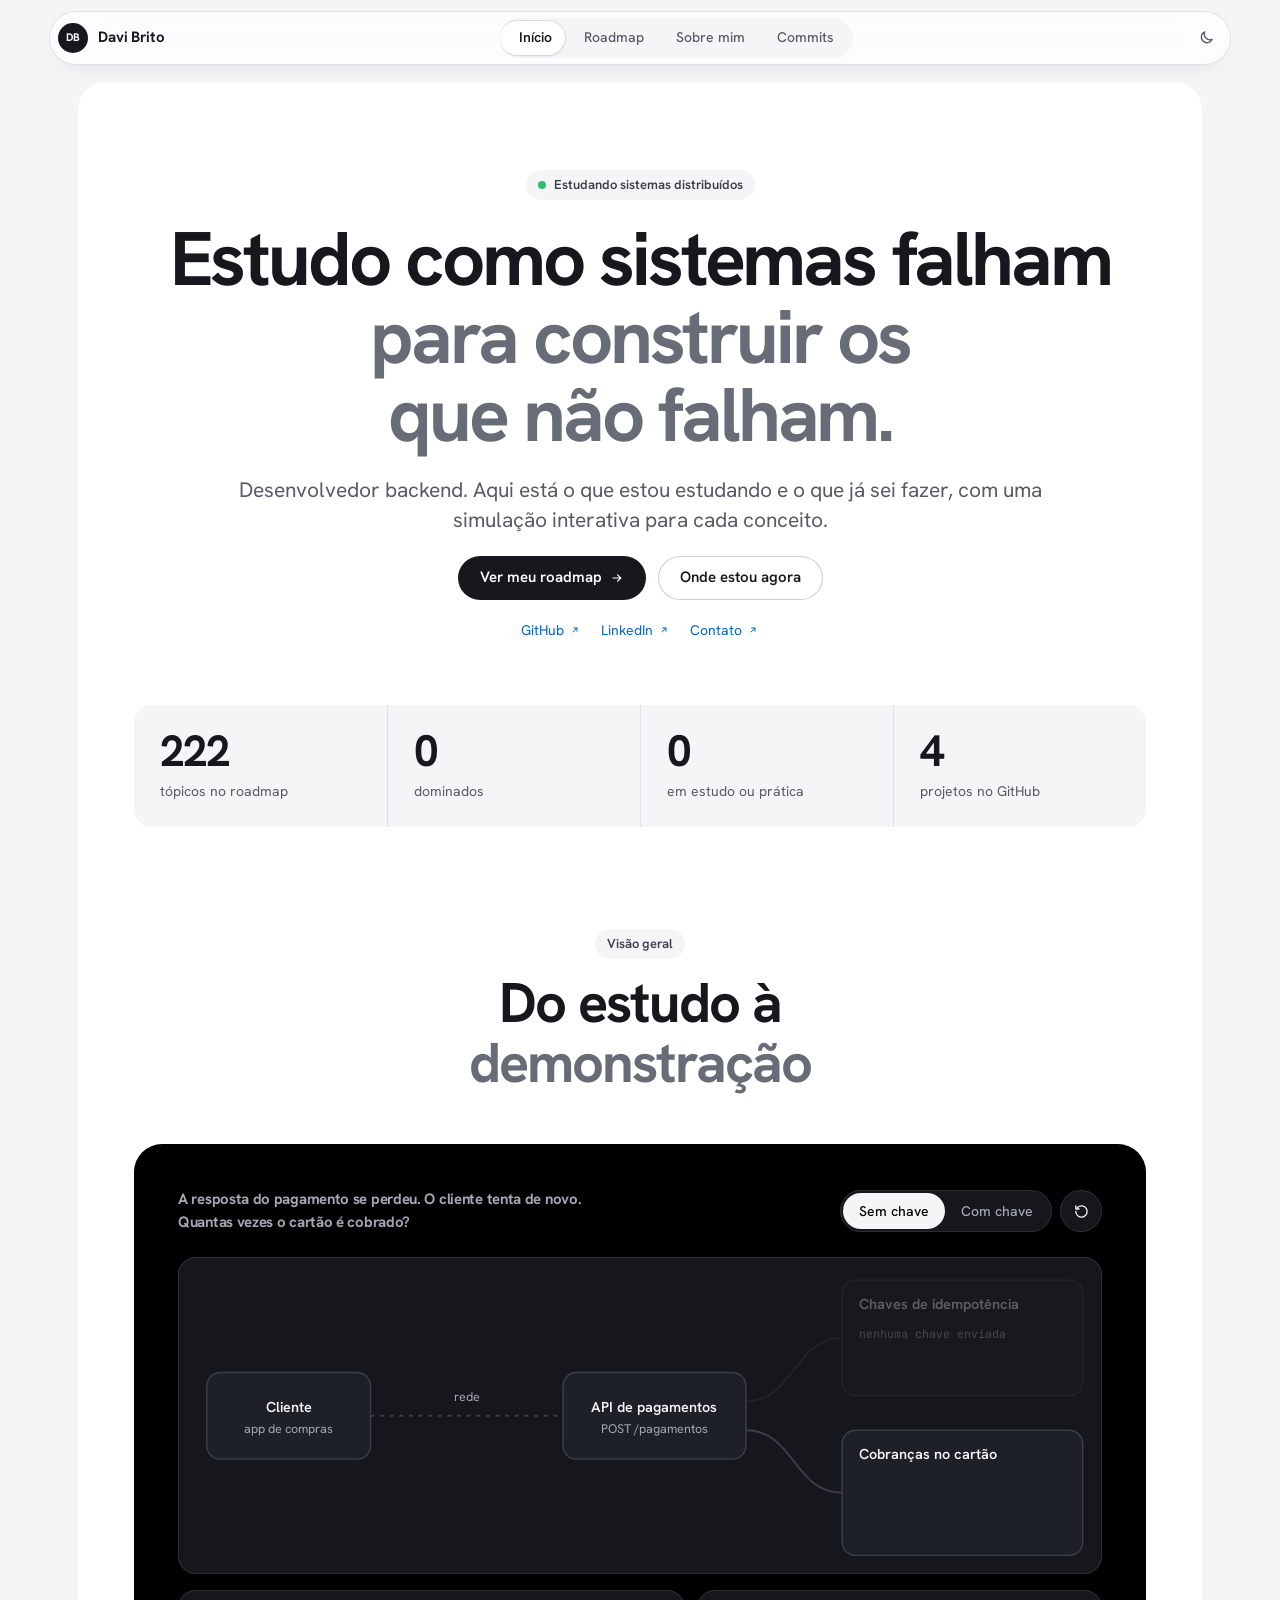
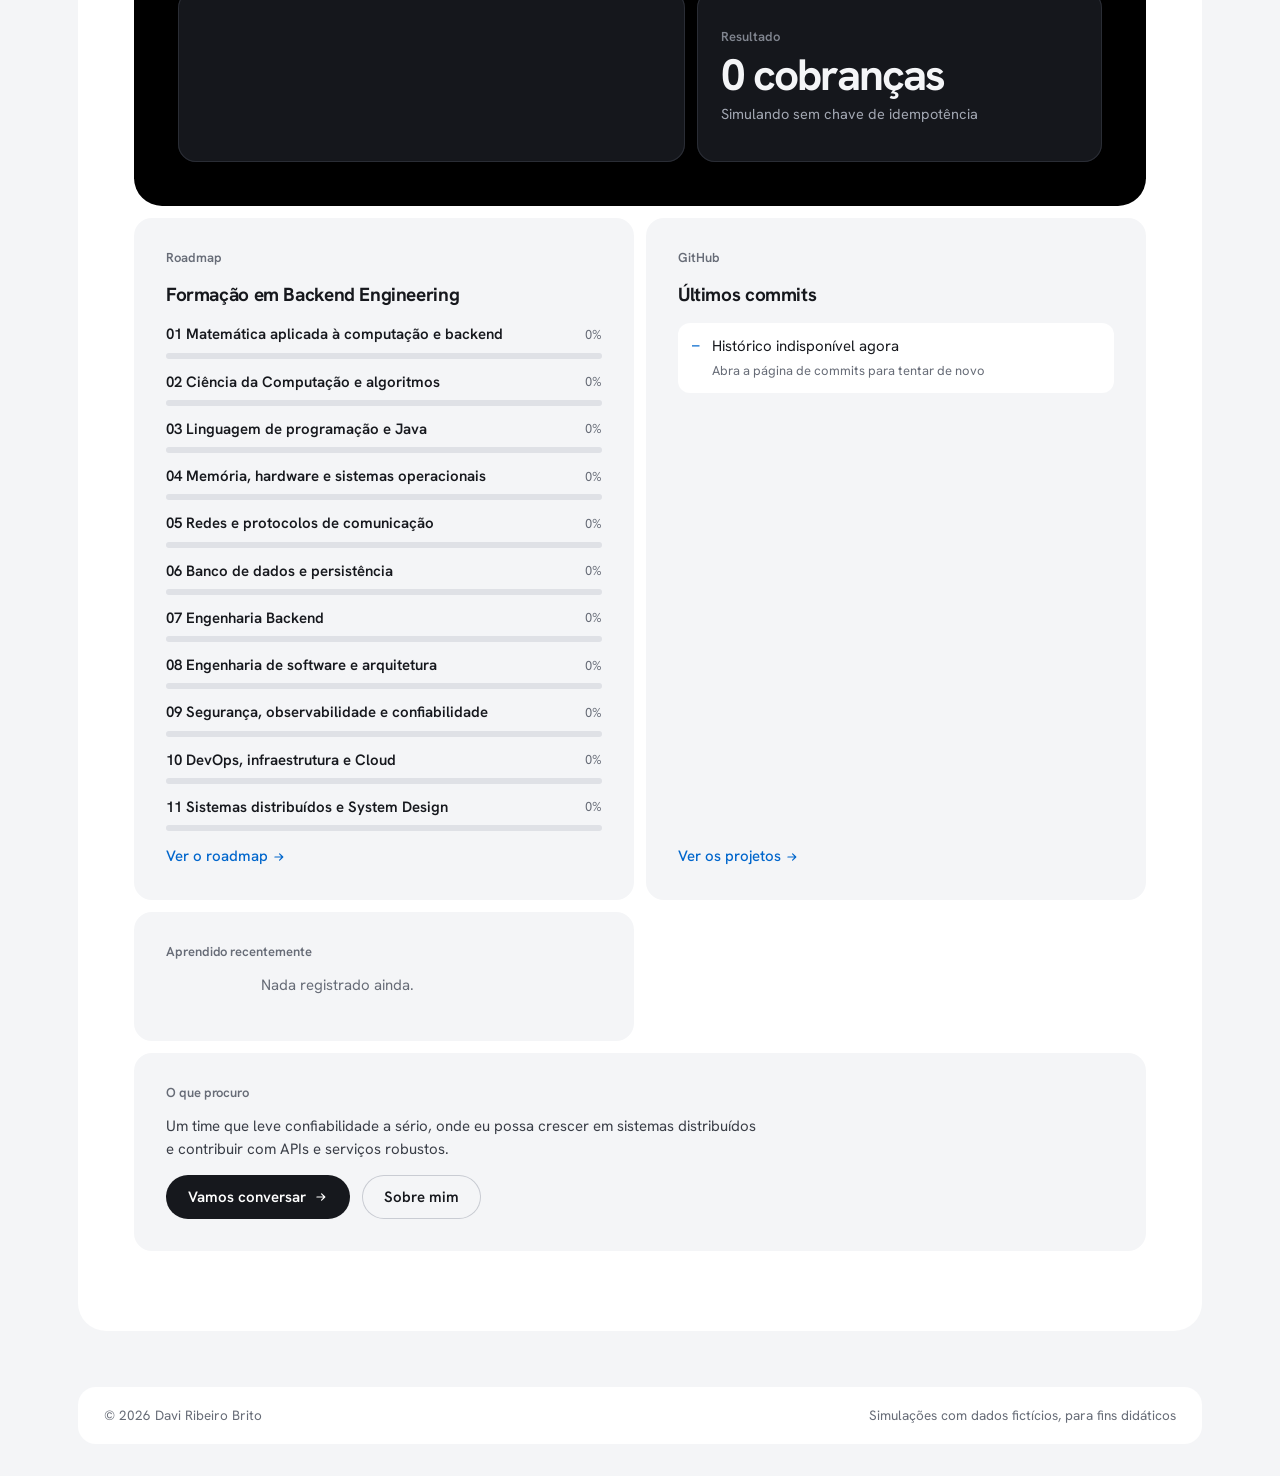
<file: index.html>
<!doctype html>
<html lang="pt-BR">
<head>
  <meta charset="utf-8">
  <meta name="viewport" content="width=device-width, initial-scale=1">
  <title>Davi Brito, desenvolvedor backend</title>
  <meta name="description" content="Davi Brito, desenvolvedor backend. Caderno de estudos aberto sobre confiabilidade e sistemas distribuídos, com simulações interativas.">
  <meta name="theme-color" content="#f4f5f7">
  <!-- Prévia ao compartilhar (LinkedIn, WhatsApp, etc.). A imagem precisa de URL absoluta. -->
  <meta property="og:type" content="website">
  <meta property="og:site_name" content="Davi Brito">
  <meta property="og:title" content="Portfólio: padrões de back-end na prática">
  <meta property="og:description" content="O que estudo, sei fazer e resolvo, com demos interativas de idempotência, retry com backoff, circuit breaker e rate limiting.">
  <meta property="og:url" content="https://daviribrito.github.io/portfolio/">
  <meta property="og:image" content="https://daviribrito.github.io/portfolio/assets/projetos/portfolio-capa.png">
  <meta property="og:image:width" content="1200">
  <meta property="og:image:height" content="630">
  <meta property="og:image:alt" content="Capa do portfólio de Davi Brito com um laboratório de retry e idempotência.">
  <meta property="og:locale" content="pt_BR">
  <meta name="twitter:card" content="summary_large_image">
  <script>try{var t=localStorage.getItem("tema");if(t)document.documentElement.dataset.theme=t}catch(e){}</script>
  <link rel="icon" href="assets/favicon.svg" type="image/svg+xml">
  <link rel="preconnect" href="https://fonts.googleapis.com">
  <link rel="preconnect" href="https://fonts.gstatic.com" crossorigin>
  <link rel="stylesheet" href="https://fonts.googleapis.com/css2?family=Hanken+Grotesk:wght@400;500;600;700&family=JetBrains+Mono:wght@400;500;600&display=swap">
  <link rel="stylesheet" href="css/style.css">
</head>
<body data-page="home">
  <a class="skip-link" href="#conteudo">Pular para o conteúdo</a>

  <header class="topbar">
    <div class="topbar-inner">
      <a class="brand" href="index.html"><span class="brand-mark" aria-hidden="true">DB</span>Davi Brito</a>
      <nav class="tabs" aria-label="Principal">
        <span class="tab-ind" aria-hidden="true"></span>
        <a class="tab" href="index.html" aria-current="page">Início</a>
        <a class="tab" href="roadmap.html">Roadmap</a>
        <a class="tab" href="sobre.html">Sobre mim</a>
        <a class="tab" href="commits.html">Commits</a>
      </nav>
    </div>
  </header>

  <main id="conteudo">
    <section class="sec">
      <div class="hero">
        <span class="tag rv"><i class="live" aria-hidden="true"></i>Estudando sistemas distribuídos</span>
        <h1 class="h1 rv">Estudo como sistemas falham <span>para construir os que não falham.</span></h1>
        <p class="lede rv">Desenvolvedor backend. Aqui está o que estou estudando e o que já sei fazer, com uma simulação interativa para cada conceito.</p>
        <div class="actions rv">
          <a class="btn primary" href="roadmap.html" data-icon-after="arrow">Ver meu roadmap</a>
          <a class="btn" href="roadmap.html#idempotencia">Onde estou agora</a>
        </div>
        <div class="links rv">
          <a data-link="github" href="#" target="_blank" rel="noopener" data-icon-after="ext">GitHub</a>
          <a data-link="linkedin" href="#" target="_blank" rel="noopener" data-icon-after="ext">LinkedIn</a>
          <a data-link="email" href="#" data-icon-after="ext">Contato</a>
        </div>
      </div>

      <div class="frame rv" data-corners>
        <div class="card stats" data-stats aria-label="Números do caderno de estudos"></div>
      </div>

      <div class="block">
        <div class="head">
          <span class="tag rv">Visão geral</span>
          <h2 class="h2 rv">Do estudo à <span>demonstração</span></h2>
        </div>
        <div class="bento" data-bento>
          <div class="wide rv" data-lab="idempotencia"></div>
        </div>
      </div>
    </section>
  </main>

  <footer class="footer">
    <div class="footer-inner">
      <span>© <span data-year></span> Davi Ribeiro Brito</span>
      <span>Simulações com dados fictícios, para fins didáticos</span>
    </div>
  </footer>

  <script src="data/config.js"></script>
  <script src="data/roadmap.js"></script>
  <script src="data/estudos.js"></script>
  <script src="data/sobre.js"></script>
  <script src="js/site.js"></script>
  <script src="js/demos.js"></script>
  <script src="js/commits.js"></script>
  <script src="js/pages.js"></script>
</body>
</html>
</file>
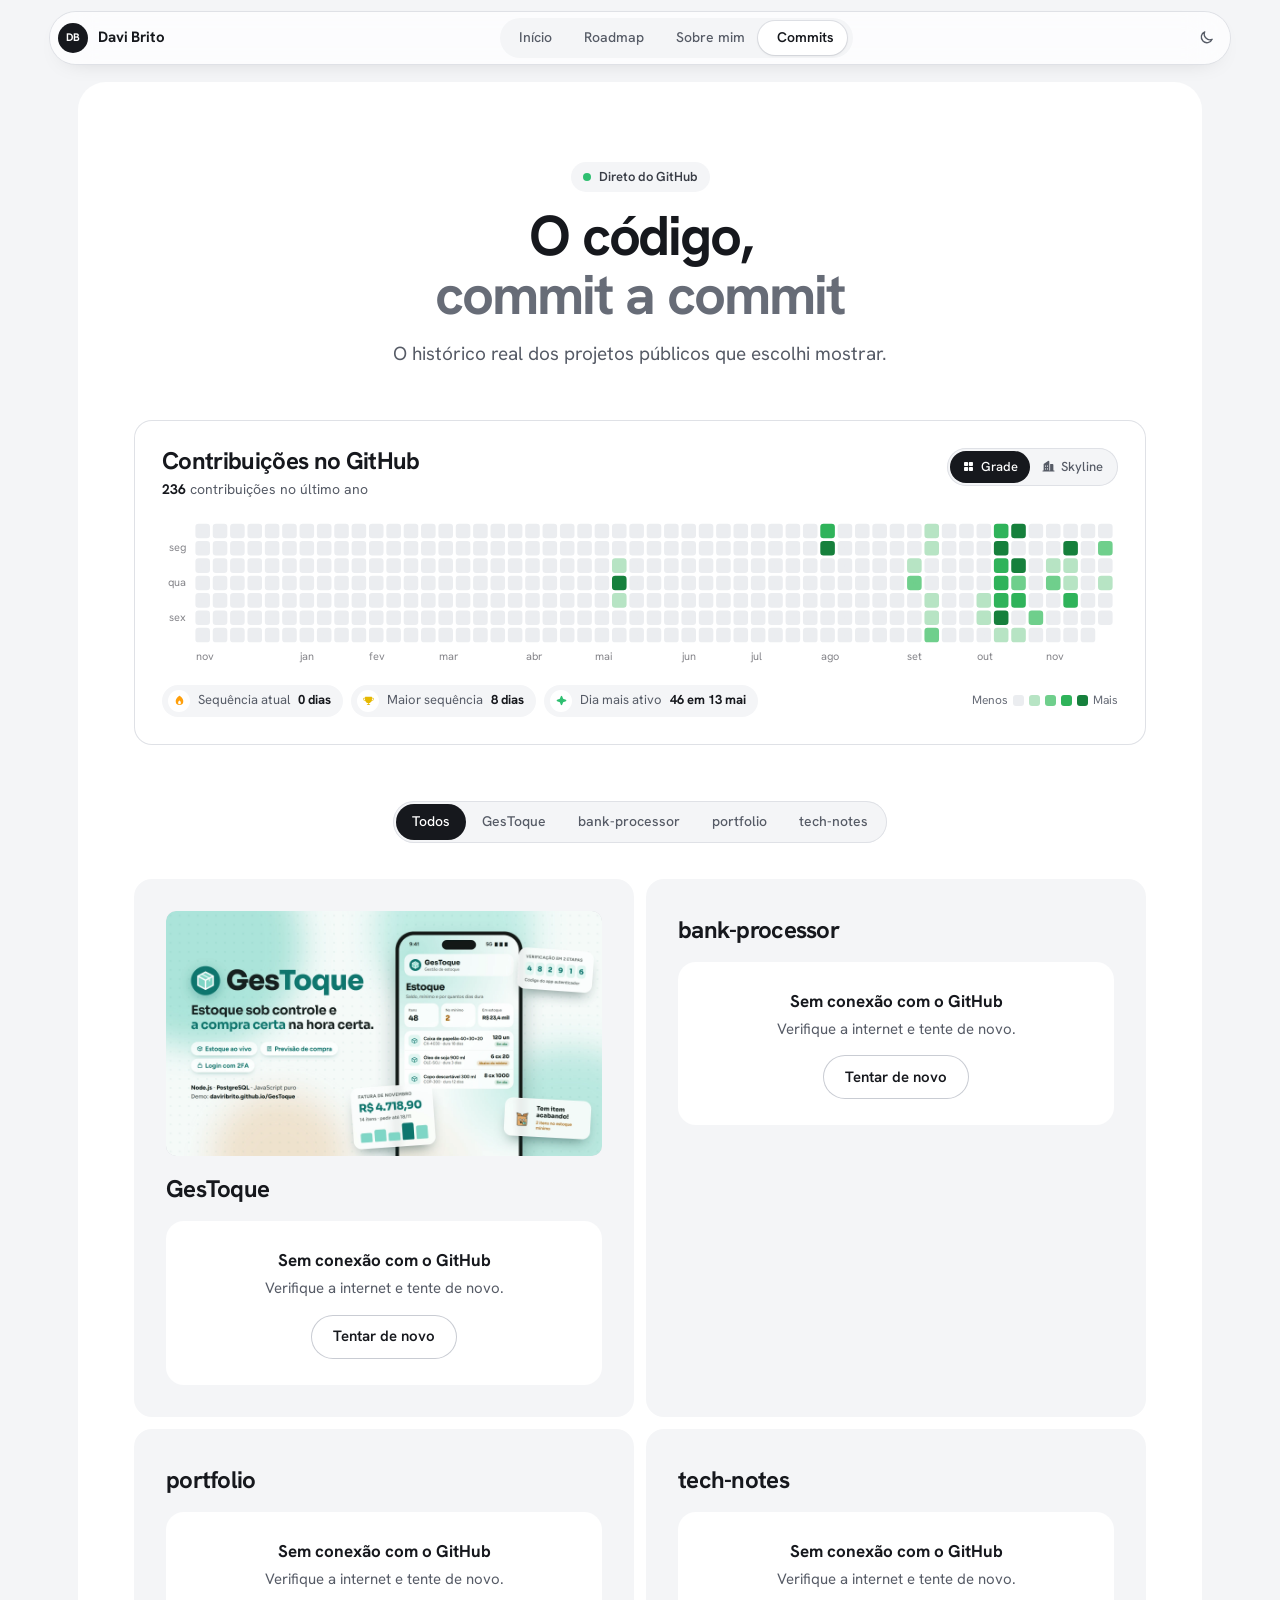
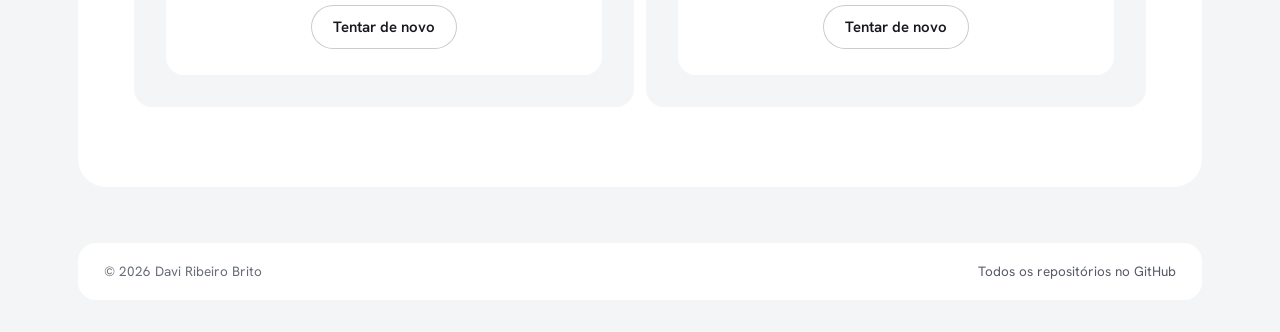
<file: commits.html>
<!doctype html>
<html lang="pt-BR">
<head>
  <meta charset="utf-8">
  <meta name="viewport" content="width=device-width, initial-scale=1">
  <title>Commits, Davi Brito</title>
  <meta name="description" content="Histórico de commits dos projetos públicos de Davi Brito no GitHub.">
  <meta name="theme-color" content="#f4f5f7">
  <script>try{var t=localStorage.getItem("tema");if(t)document.documentElement.dataset.theme=t}catch(e){}</script>
  <link rel="icon" href="assets/favicon.svg" type="image/svg+xml">
  <link rel="preconnect" href="https://fonts.googleapis.com">
  <link rel="preconnect" href="https://fonts.gstatic.com" crossorigin>
  <link rel="stylesheet" href="https://fonts.googleapis.com/css2?family=Hanken+Grotesk:wght@400;500;600;700&family=JetBrains+Mono:wght@400;500;600&display=swap">
  <link rel="stylesheet" href="css/style.css">
</head>
<body data-page="commits">
  <a class="skip-link" href="#conteudo">Pular para o conteúdo</a>

  <header class="topbar">
    <div class="topbar-inner">
      <a class="brand" href="index.html"><span class="brand-mark" aria-hidden="true">DB</span>Davi Brito</a>
      <nav class="tabs" aria-label="Principal">
        <span class="tab-ind" aria-hidden="true"></span>
        <a class="tab" href="index.html">Início</a>
        <a class="tab" href="roadmap.html">Roadmap</a>
        <a class="tab" href="sobre.html">Sobre mim</a>
        <a class="tab" href="commits.html" aria-current="page">Commits</a>
      </nav>
    </div>
  </header>

  <main id="conteudo">
    <section class="sec" data-commits aria-labelledby="titulo">
      <div class="head">
        <span class="tag rv"><i class="live" aria-hidden="true"></i>Direto do GitHub</span>
        <h1 class="h2 rv" id="titulo">O código, <span>commit a commit</span></h1>
        <p class="sub rv">O histórico real dos projetos públicos que escolhi mostrar.</p>
      </div>
      <div class="frame rv sky-wrap" data-corners><div class="card" data-skyline></div></div>
      <div class="repo-filter"></div>
      <div class="grid-2 repos" aria-live="polite"></div>
    </section>
  </main>

  <footer class="footer">
    <div class="footer-inner">
      <span>© <span data-year></span> Davi Ribeiro Brito</span>
      <a data-link="github" href="#" target="_blank" rel="noopener">Todos os repositórios no GitHub</a>
    </div>
  </footer>

  <script src="data/config.js"></script>
  <script src="js/site.js"></script>
  <script src="js/commits.js"></script>
  <script src="js/skyline.js"></script>
  <script src="js/pages.js"></script>
</body>
</html>
</file>
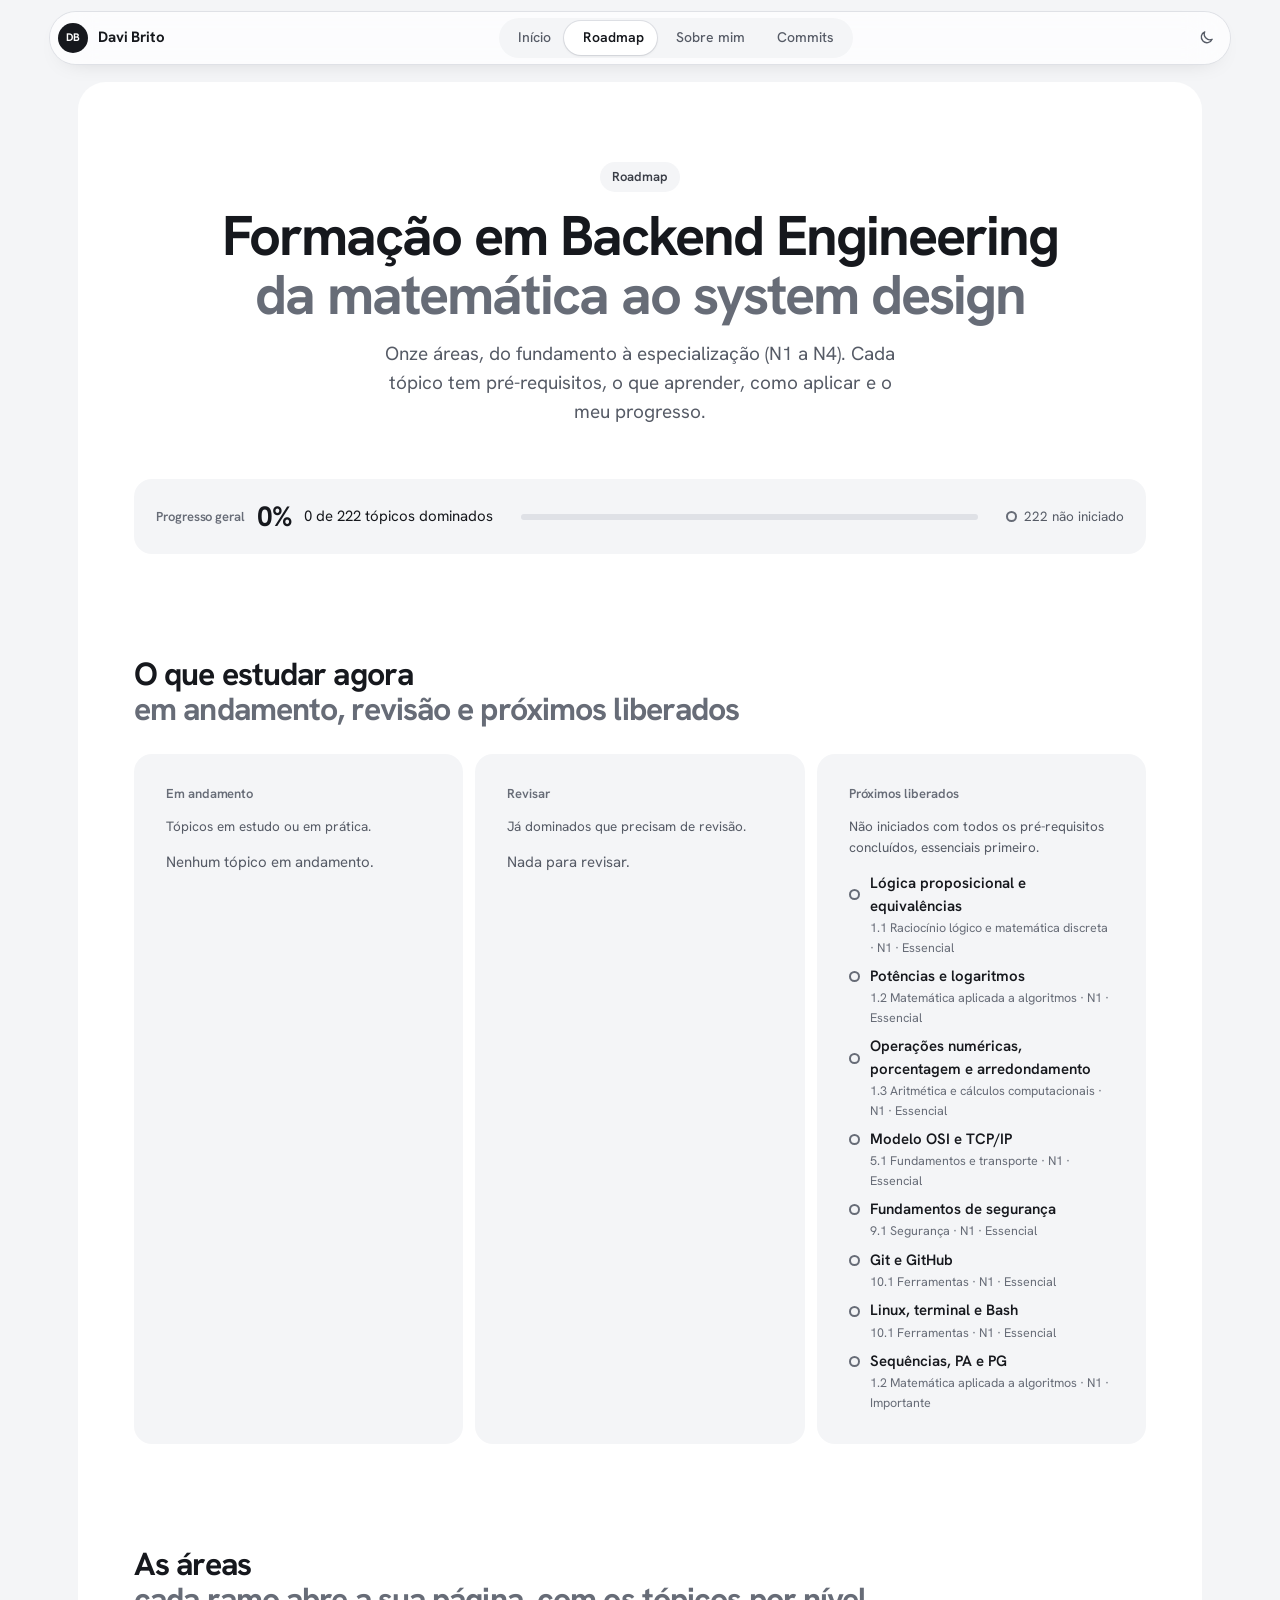
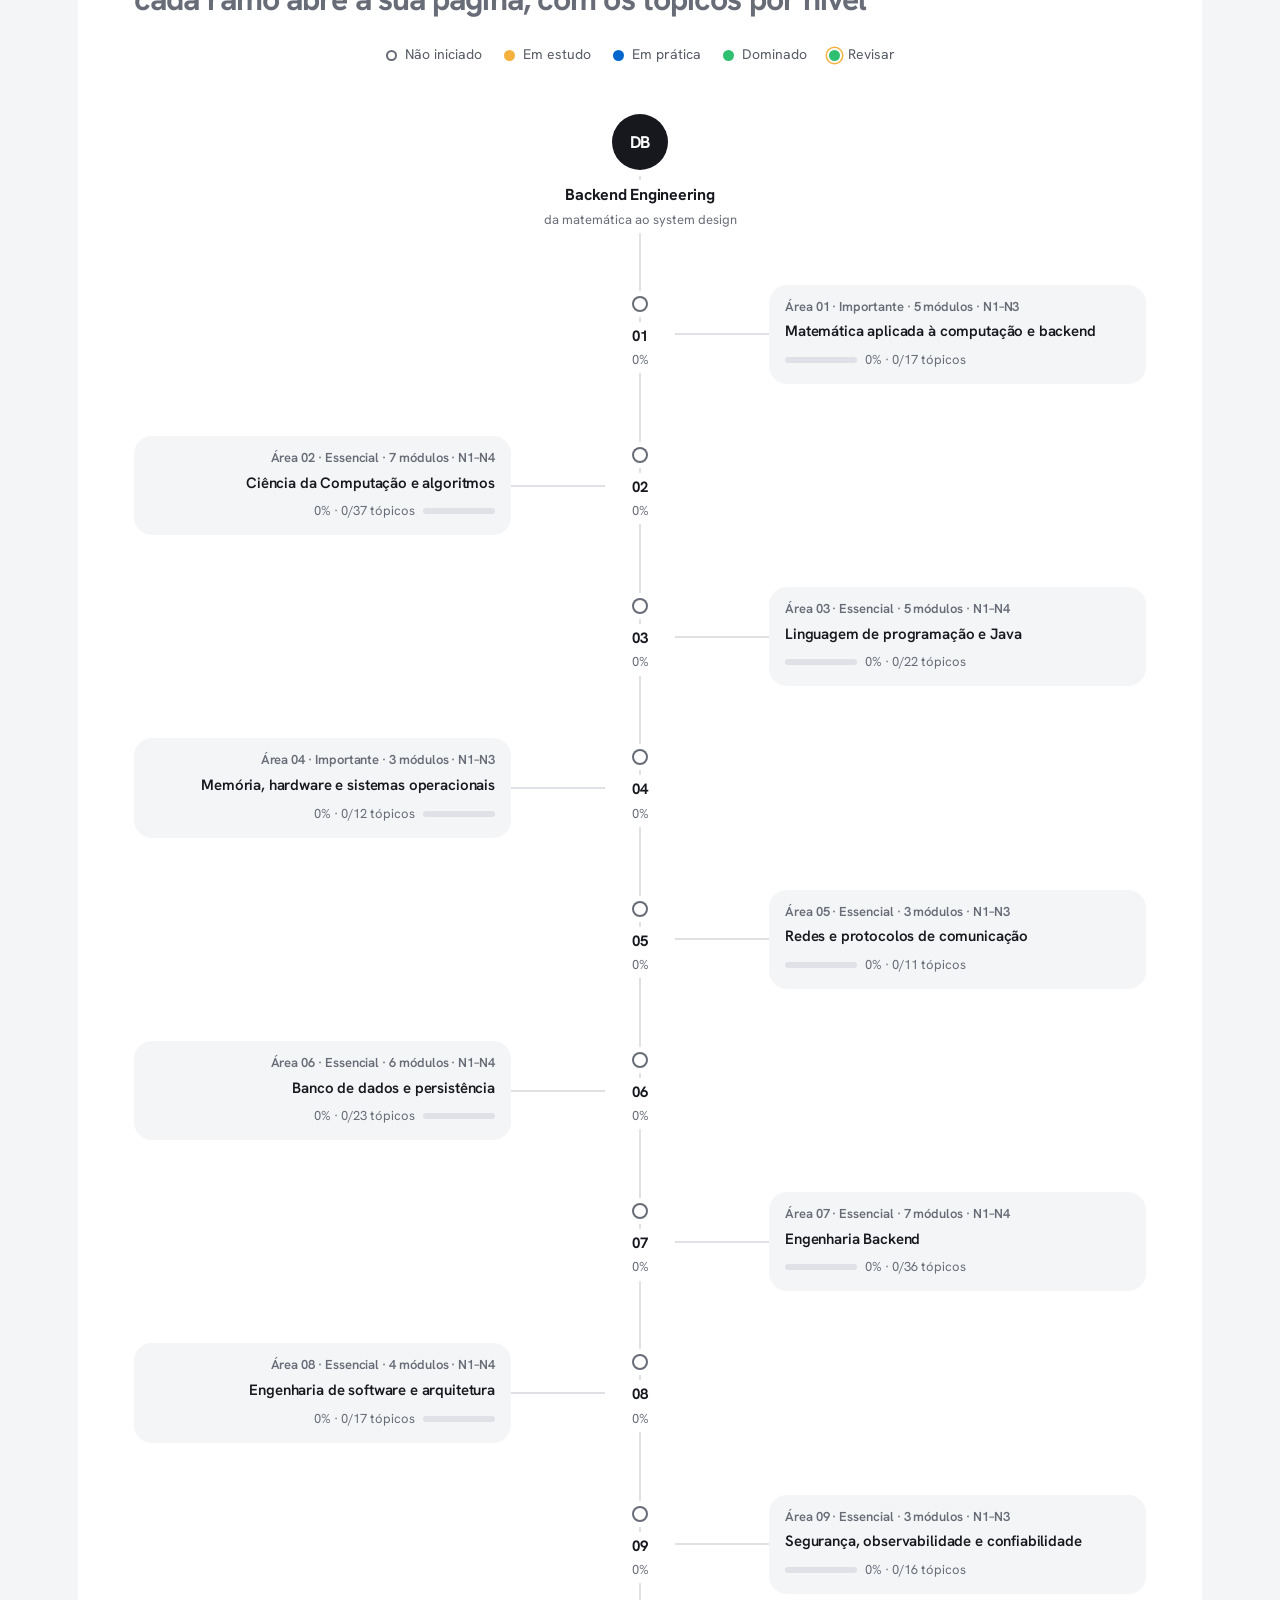
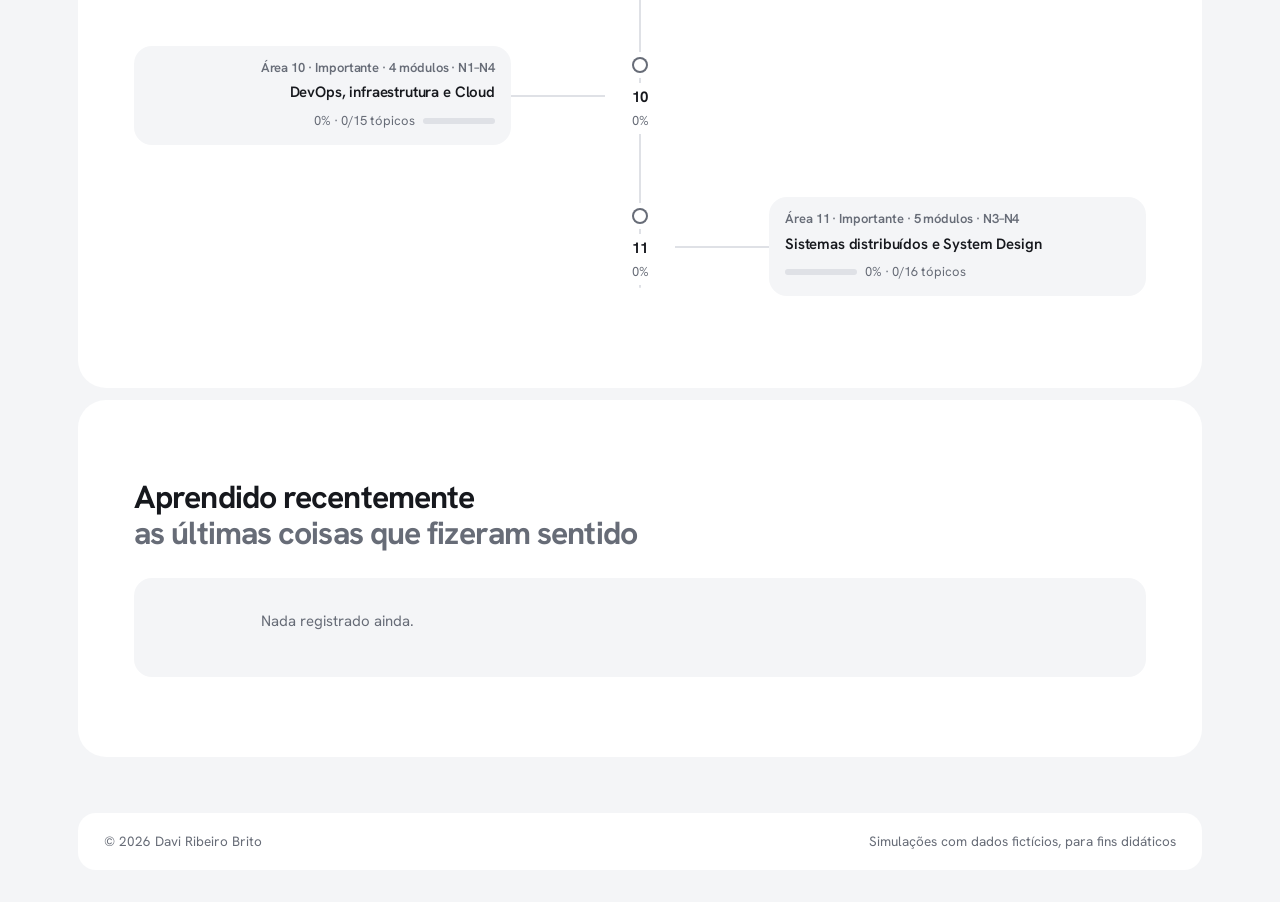
<file: roadmap.html>
<!doctype html>
<html lang="pt-BR">
<head>
  <meta charset="utf-8">
  <meta name="viewport" content="width=device-width, initial-scale=1">
  <title>Roadmap, Davi Brito</title>
  <meta name="description" content="Roadmap de formação em Backend Engineering de Davi Brito: 11 áreas, da matemática ao system design, com níveis, pré-requisitos e progresso.">
  <meta name="theme-color" content="#f4f5f7">
  <script>try{var t=localStorage.getItem("tema");if(t)document.documentElement.dataset.theme=t}catch(e){}</script>
  <link rel="icon" href="assets/favicon.svg" type="image/svg+xml">
  <link rel="preconnect" href="https://fonts.googleapis.com">
  <link rel="preconnect" href="https://fonts.gstatic.com" crossorigin>
  <link rel="stylesheet" href="https://fonts.googleapis.com/css2?family=Hanken+Grotesk:wght@400;500;600;700&family=JetBrains+Mono:wght@400;500;600&display=swap">
  <link rel="stylesheet" href="css/style.css">
</head>
<body data-page="roadmap">
  <a class="skip-link" href="#conteudo">Pular para o conteúdo</a>

  <header class="topbar">
    <div class="topbar-inner">
      <a class="brand" href="index.html"><span class="brand-mark" aria-hidden="true">DB</span>Davi Brito</a>
      <nav class="tabs" aria-label="Principal">
        <span class="tab-ind" aria-hidden="true"></span>
        <a class="tab" href="index.html">Início</a>
        <a class="tab" href="roadmap.html" aria-current="page">Roadmap</a>
        <a class="tab" href="sobre.html">Sobre mim</a>
        <a class="tab" href="commits.html">Commits</a>
      </nav>
    </div>
  </header>

  <main id="conteudo">
    <section class="sec" aria-labelledby="titulo">
      <div class="head">
        <span class="tag rv">Roadmap</span>
        <h1 class="h2 rv" id="titulo">Formação em Backend Engineering <span>da matemática ao system design</span></h1>
        <p class="sub rv">Onze áreas, do fundamento à especialização (N1 a N4). Cada tópico tem pré-requisitos, o que aprender, como aplicar e o meu progresso.</p>
      </div>
      <div class="rm-top rv" data-rm-top></div>

      <div class="block plan-block">
        <div class="sub-head rv">
          <h2 class="h3" id="planejar">O que estudar agora <span>em andamento, revisão e próximos liberados</span></h2>
        </div>
        <div class="grid-3 plan" data-plan></div>
      </div>

      <div class="block">
        <div class="sub-head rv">
          <h2 class="h3" id="areas">As áreas <span>cada ramo abre a sua página, com os tópicos por nível</span></h2>
        </div>
        <ul class="legend rv" data-legend></ul>
        <div class="rmap" data-rmap></div>
      </div>
    </section>

    <section class="sec" aria-labelledby="recentes">
      <div class="sub-head">
        <h2 class="h3" id="recentes">Aprendido recentemente <span>as últimas coisas que fizeram sentido</span></h2>
      </div>
      <div class="frame rv" data-corners><div class="card"><ol class="tl" data-recent></ol></div></div>
    </section>
  </main>

  <footer class="footer">
    <div class="footer-inner">
      <span>© <span data-year></span> Davi Ribeiro Brito</span>
      <span>Simulações com dados fictícios, para fins didáticos</span>
    </div>
  </footer>

  <script src="data/config.js"></script>
  <script src="data/roadmap.js"></script>
  <script src="data/estudos.js"></script>
  <script src="js/site.js"></script>
  <script src="js/demos.js"></script>
  <script src="js/pages.js"></script>
</body>
</html>
</file>
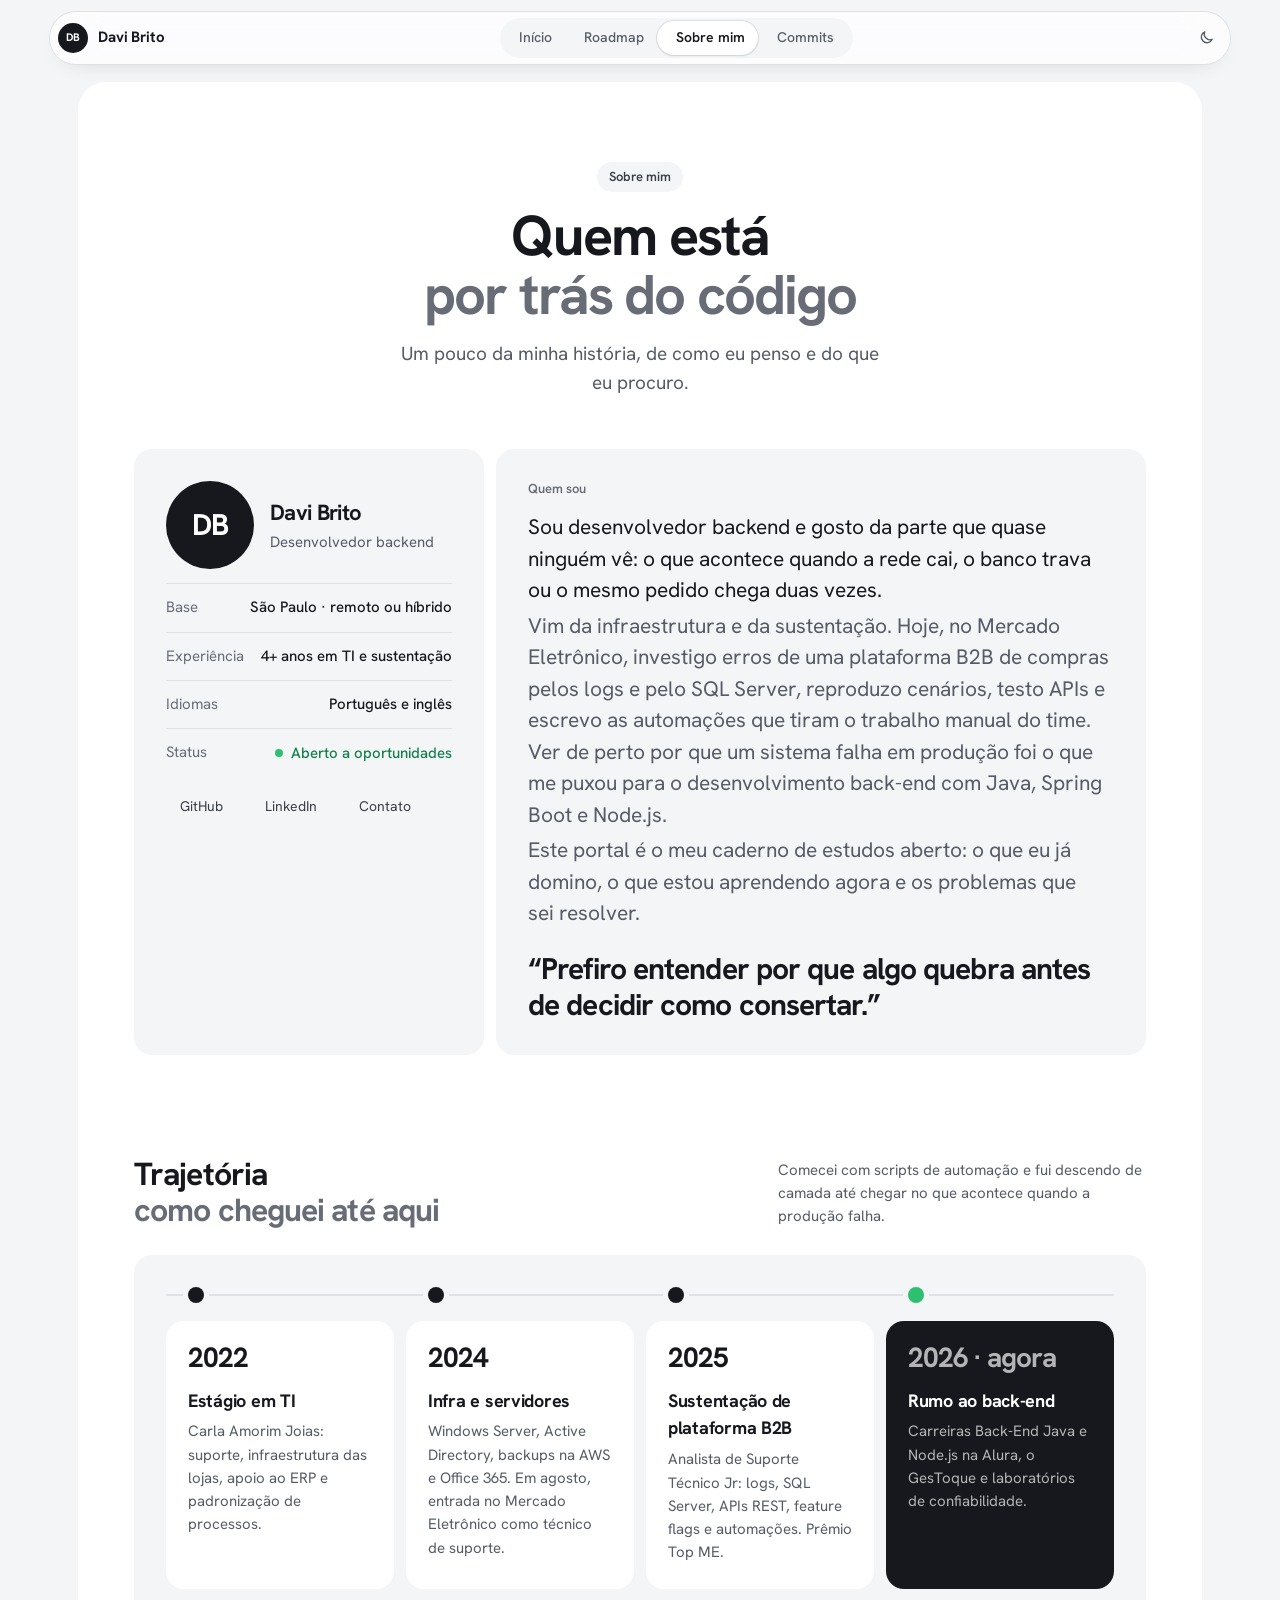
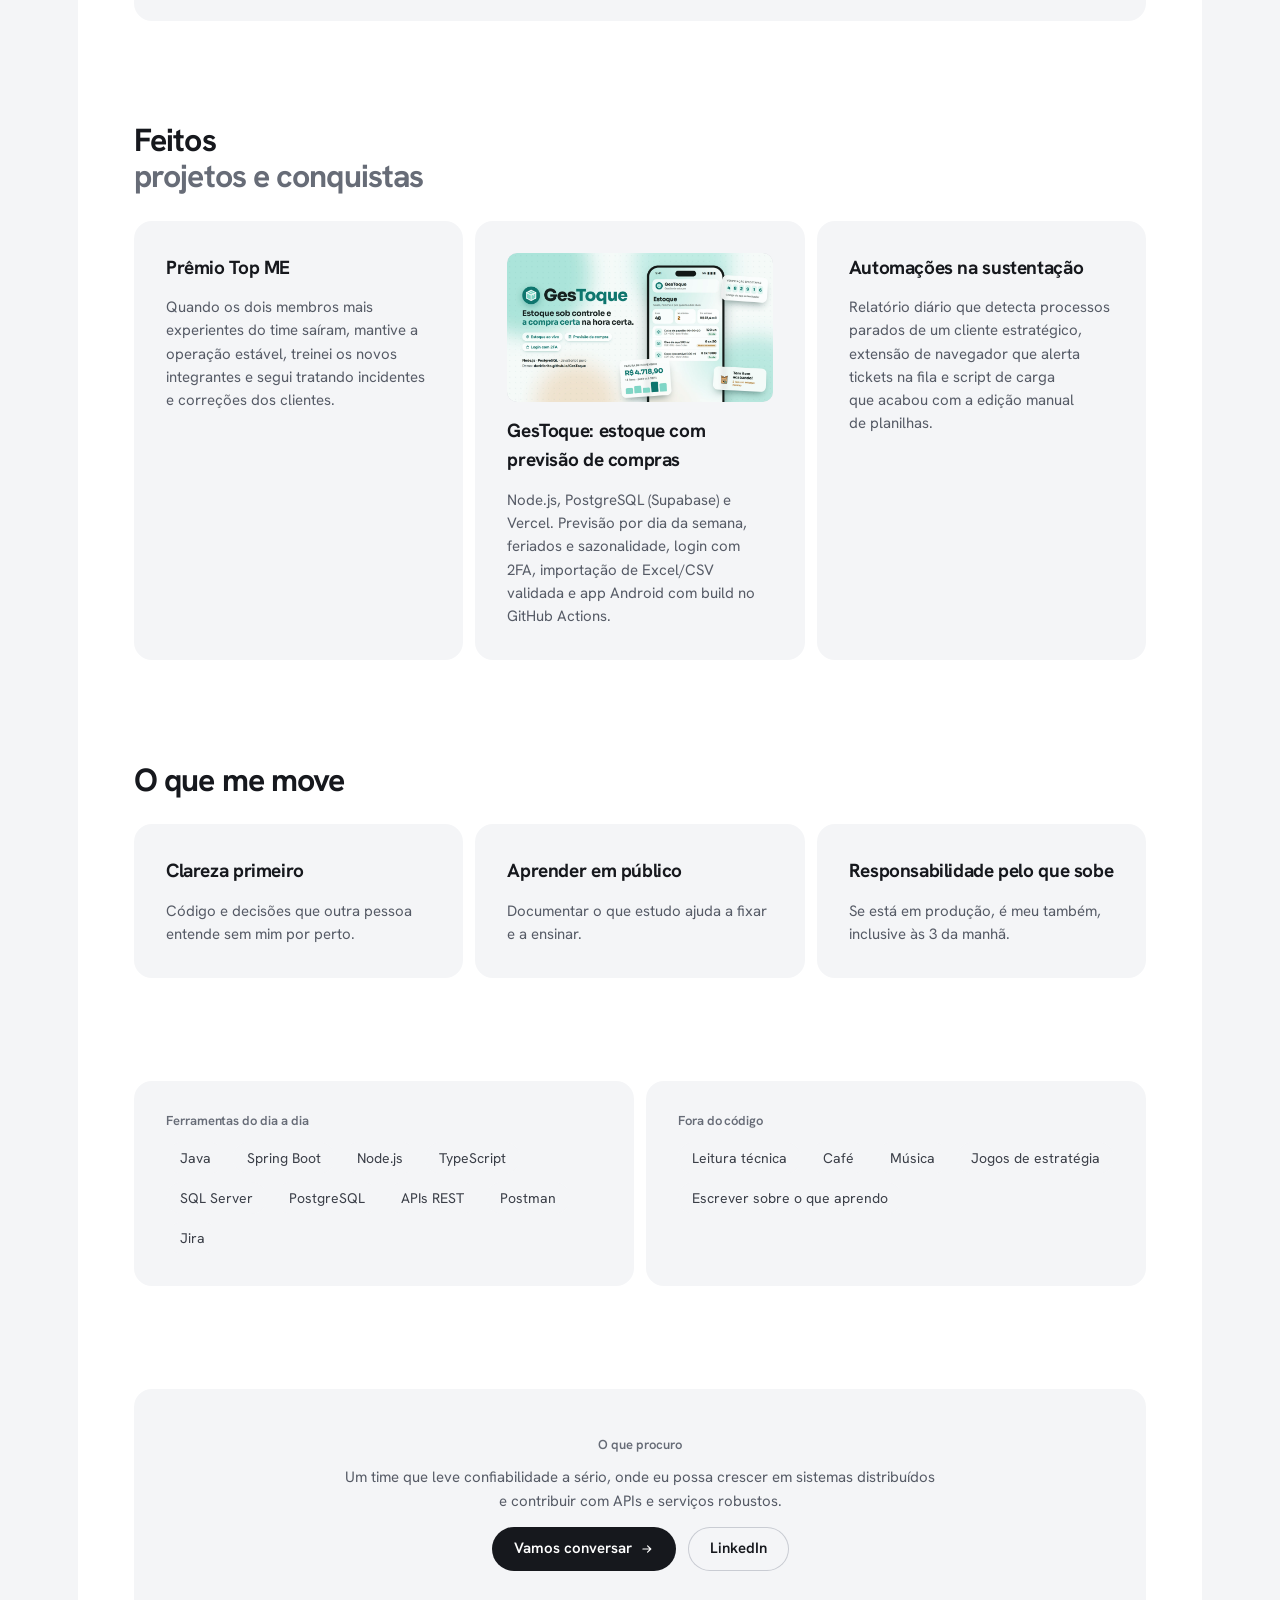
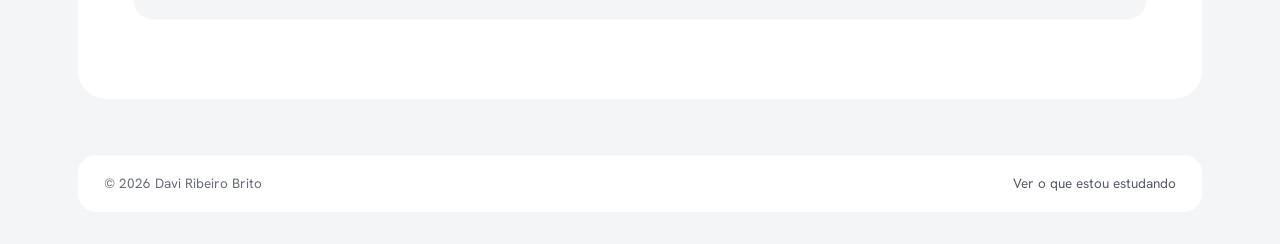
<file: sobre.html>
<!doctype html>
<html lang="pt-BR">
<head>
  <meta charset="utf-8">
  <meta name="viewport" content="width=device-width, initial-scale=1">
  <title>Sobre mim, Davi Brito</title>
  <meta name="description" content="Quem é Davi Brito: trajetória, como começou no backend, feitos e o que procura.">
  <meta name="theme-color" content="#f4f5f7">
  <script>try{var t=localStorage.getItem("tema");if(t)document.documentElement.dataset.theme=t}catch(e){}</script>
  <link rel="icon" href="assets/favicon.svg" type="image/svg+xml">
  <link rel="preconnect" href="https://fonts.googleapis.com">
  <link rel="preconnect" href="https://fonts.gstatic.com" crossorigin>
  <link rel="stylesheet" href="https://fonts.googleapis.com/css2?family=Hanken+Grotesk:wght@400;500;600;700&family=JetBrains+Mono:wght@400;500;600&display=swap">
  <link rel="stylesheet" href="css/style.css">
</head>
<body data-page="sobre">
  <a class="skip-link" href="#conteudo">Pular para o conteúdo</a>

  <header class="topbar">
    <div class="topbar-inner">
      <a class="brand" href="index.html"><span class="brand-mark" aria-hidden="true">DB</span>Davi Brito</a>
      <nav class="tabs" aria-label="Principal">
        <span class="tab-ind" aria-hidden="true"></span>
        <a class="tab" href="index.html">Início</a>
        <a class="tab" href="roadmap.html">Roadmap</a>
        <a class="tab" href="sobre.html" aria-current="page">Sobre mim</a>
        <a class="tab" href="commits.html">Commits</a>
      </nav>
    </div>
  </header>

  <main id="conteudo">
    <section class="sec" aria-labelledby="titulo">
      <div class="head">
        <span class="tag rv">Sobre mim</span>
        <h1 class="h2 rv" id="titulo">Quem está <span>por trás do código</span></h1>
        <p class="sub rv">Um pouco da minha história, de como eu penso e do que eu procuro.</p>
      </div>

      <div class="about">
        <div class="frame rv" data-corners>
          <div class="card">
            <div class="id-top">
              <div class="monogram" aria-hidden="true">DB</div>
              <div><b data-nome>Davi Brito</b><span data-cargo>Desenvolvedor backend</span></div>
            </div>
            <dl class="meta" data-facts></dl>
            <div class="chips">
              <a class="chip" data-link="github" href="#" target="_blank" rel="noopener" data-icon-after="ext">GitHub</a>
              <a class="chip" data-link="linkedin" href="#" target="_blank" rel="noopener" data-icon-after="ext">LinkedIn</a>
              <a class="chip" data-link="email" href="#" data-icon-after="ext">Contato</a>
            </div>
          </div>
        </div>
        <div class="frame rv" data-corners>
          <div class="card bio">
            <span class="eyebrow">Quem sou</span>
            <div data-story></div>
            <blockquote class="quote" data-quote></blockquote>
          </div>
        </div>
      </div>

      <div class="block">
        <div class="sub-head">
          <h2 class="h3">Trajetória <span>como cheguei até aqui</span></h2>
          <p>Comecei com scripts de automação e fui descendo de camada até chegar no que acontece quando a produção falha.</p>
        </div>
        <div class="frame rv" data-corners><div class="card"><ol class="journey" data-timeline></ol></div></div>
      </div>

      <div class="block">
        <div class="sub-head">
          <h2 class="h3">Feitos <span>projetos e conquistas</span></h2>
        </div>
        <div class="grid-3" data-feats></div>
      </div>

      <div class="block">
        <div class="sub-head">
          <h2 class="h3">O que me move</h2>
        </div>
        <div class="grid-3" data-values></div>
      </div>

      <div class="block grid-2">
        <div class="frame rv" data-corners><div class="card"><span class="eyebrow">Ferramentas do dia a dia</span><div class="chips" data-stack></div></div></div>
        <div class="frame rv" data-corners><div class="card"><span class="eyebrow">Fora do código</span><div class="chips" data-hobbies></div></div></div>
      </div>

      <div class="block">
        <div class="frame rv" id="contato" data-corners>
          <div class="card" style="align-items:center;text-align:center;padding:clamp(28px,5vw,48px)">
            <span class="eyebrow">O que procuro</span>
            <p class="lede" data-procuro></p>
            <div class="actions">
              <a class="btn primary" data-link="email" href="#" data-icon-after="arrow">Vamos conversar</a>
              <a class="btn" data-link="linkedin" href="#" target="_blank" rel="noopener">LinkedIn</a>
            </div>
          </div>
        </div>
      </div>
    </section>
  </main>

  <footer class="footer">
    <div class="footer-inner">
      <span>© <span data-year></span> Davi Ribeiro Brito</span>
      <a href="roadmap.html">Ver o que estou estudando</a>
    </div>
  </footer>

  <script src="data/config.js"></script>
  <script src="data/sobre.js"></script>
  <script src="js/site.js"></script>
  <script src="js/pages.js"></script>
</body>
</html>
</file>
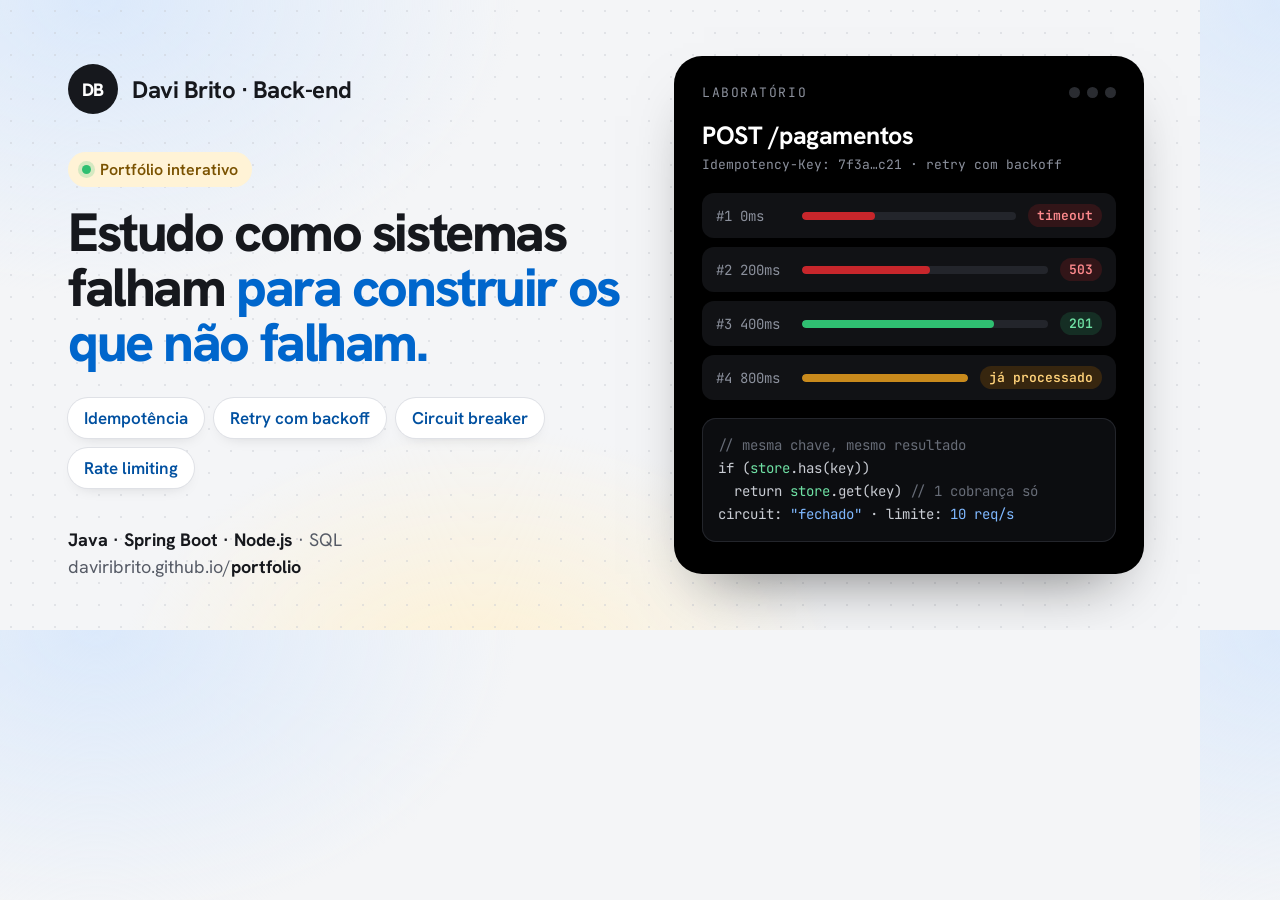
<file: tools/capa-portfolio.html>
<!doctype html>
<html lang="pt-BR">
<head>
<meta charset="utf-8">
<title>Capa do portfólio (1200x630)</title>
<!--
  Capa usada como og:image do portfólio (prévia no LinkedIn, WhatsApp etc.).
  Para gerar o PNG de novo:
  & "C:\Program Files (x86)\Microsoft\Edge\Application\msedge.exe" --headless=new --disable-gpu --hide-scrollbars --force-device-scale-factor=1 --window-size=1200,630 --virtual-time-budget=4000 --screenshot="assets\projetos\portfolio-capa.png" "file:///<caminho>/tools/capa-portfolio.html"
-->
<link rel="stylesheet" href="https://fonts.googleapis.com/css2?family=Hanken+Grotesk:wght@500;600;700;800&family=JetBrains+Mono:wght@400;500;600&display=swap">
<style>
  * { box-sizing: border-box; margin: 0; padding: 0; }
  html, body { width: 1200px; height: 630px; overflow: hidden; }
  body {
    font-family: "Hanken Grotesk", system-ui, sans-serif;
    color: #16181d;
    background:
      radial-gradient(600px 420px at 8% 0%, #dbe9fb 0%, transparent 70%),
      radial-gradient(520px 380px at 40% 110%, #fff1d1 0%, transparent 70%),
      #f4f5f7;
    position: relative;
  }
  body::before {
    content: ""; position: absolute; inset: 0;
    background-image: radial-gradient(#c9ccd3 1px, transparent 1.2px);
    background-size: 22px 22px; opacity: .45;
  }
  .left { position: absolute; left: 68px; top: 64px; width: 560px; }
  .brand { display: flex; align-items: center; gap: 14px; font-weight: 700; font-size: 24px; letter-spacing: -.02em; }
  .mark { width: 50px; height: 50px; border-radius: 50%; background: #16181d; color: #fff; display: grid; place-items: center; font-size: 18px; font-weight: 800; letter-spacing: -.02em; }
  .tag { margin-top: 38px; display: inline-flex; align-items: center; gap: 9px; padding: 7px 14px; border-radius: 999px; background: #fff3d6; color: #7a5200; font-size: 16px; font-weight: 600; }
  .tag i { width: 9px; height: 9px; border-radius: 50%; background: #2fbf71; box-shadow: 0 0 0 4px rgb(47 191 113 / .2); }
  h1 { margin-top: 18px; font-size: 54px; line-height: 1.02; letter-spacing: -.045em; font-weight: 800; }
  h1 span { color: #0066cc; }
  .chips { margin-top: 28px; display: flex; flex-wrap: wrap; gap: 10px; }
  .chip { padding: 9px 16px; border-radius: 999px; background: #fff; box-shadow: 0 0 0 1px #dfe1e6, 0 6px 16px -10px rgb(22 24 29 / .25); font-size: 17px; font-weight: 600; color: #0050a0; }
  .foot { position: absolute; left: 68px; bottom: 50px; font-size: 18px; color: #565b66; line-height: 1.5; }
  .foot b { color: #16181d; font-weight: 700; }

  .lab { position: absolute; right: 56px; top: 56px; width: 470px; height: 518px; border-radius: 28px; background: #000; color: #e9ebef; padding: 28px 28px; box-shadow: 0 30px 60px -30px rgb(0 0 0 / .55); font-family: "JetBrains Mono", monospace; }
  .lab-h { display: flex; justify-content: space-between; align-items: center; font-size: 13px; color: #8b909c; text-transform: uppercase; letter-spacing: .12em; }
  .dots { display: flex; gap: 7px; } .dots i { width: 11px; height: 11px; border-radius: 50%; background: #2a2c31; }
  .ttl { margin-top: 18px; font-family: "Hanken Grotesk", sans-serif; font-size: 25px; font-weight: 700; color: #fff; letter-spacing: -.02em; }
  .sub { margin-top: 4px; font-size: 13px; color: #8b909c; }
  .rows { margin-top: 20px; display: grid; gap: 9px; }
  .row { display: grid; grid-template-columns: 74px 1fr auto; align-items: center; gap: 12px; padding: 11px 14px; border-radius: 12px; background: #111215; font-size: 14px; }
  .row .k { color: #8b909c; }
  .bar { height: 8px; border-radius: 4px; background: #23252b; position: relative; overflow: hidden; }
  .bar b { position: absolute; inset: 0 auto 0 0; border-radius: 4px; }
  .st { font-weight: 600; font-size: 13px; padding: 3px 9px; border-radius: 999px; }
  .fail { color: #ff8a8d; background: rgb(200 38 43 / .18); } .fail-b { background: #c8262b; }
  .ok { color: #6fe0a4; background: rgb(47 191 113 / .16); } .ok-b { background: #2fbf71; }
  .dup { color: #ffd27a; background: rgb(154 91 0 / .28); } .dup-b { background: #c98a1c; }
  .code { margin-top: 18px; padding: 16px 16px; border-radius: 14px; background: #0c0d10; box-shadow: inset 0 0 0 1px #23252b; font-size: 14px; line-height: 1.65; color: #c9ccd3; }
  .code .c { color: #676c77; } .code .s { color: #7fb8ff; } .code .n { color: #6fe0a4; }
</style>
</head>
<body>
  <div class="left">
    <div class="brand"><span class="mark">DB</span>Davi Brito · Back-end</div>
    <div class="tag"><i></i>Portfólio interativo</div>
    <h1>Estudo como sistemas falham <span>para construir os que não falham.</span></h1>
    <div class="chips">
      <span class="chip">Idempotência</span>
      <span class="chip">Retry com backoff</span>
      <span class="chip">Circuit breaker</span>
      <span class="chip">Rate limiting</span>
    </div>
  </div>
  <div class="foot"><b>Java · Spring Boot · Node.js</b> · SQL<br>daviribrito.github.io/<b>portfolio</b></div>

  <div class="lab">
    <div class="lab-h"><span>Laboratório</span><span class="dots"><i></i><i></i><i></i></span></div>
    <div class="ttl">POST /pagamentos</div>
    <div class="sub">Idempotency-Key: 7f3a…c21 · retry com backoff</div>
    <div class="rows">
      <div class="row"><span class="k">#1 0ms</span><span class="bar"><b class="fail-b" style="width:34%"></b></span><span class="st fail">timeout</span></div>
      <div class="row"><span class="k">#2 200ms</span><span class="bar"><b class="fail-b" style="width:52%"></b></span><span class="st fail">503</span></div>
      <div class="row"><span class="k">#3 400ms</span><span class="bar"><b class="ok-b" style="width:78%"></b></span><span class="st ok">201</span></div>
      <div class="row"><span class="k">#4 800ms</span><span class="bar"><b class="dup-b" style="width:100%"></b></span><span class="st dup">já processado</span></div>
    </div>
    <div class="code"><span class="c">// mesma chave, mesmo resultado</span><br>if (<span class="n">store</span>.has(key))<br>&nbsp;&nbsp;return <span class="n">store</span>.get(key) <span class="c">// 1 cobrança só</span><br>circuit: <span class="s">"fechado"</span> · limite: <span class="s">10 req/s</span></div>
  </div>
</body>
</html>
</file>
<file: css/style.css>
/* ==========================================================================
   Davi Brito, portfólio
   Estrutura do portfólio original (barra com abas, painéis, bento, árvore
   do roadmap) com o acabamento de página de produto: superfícies claras e
   arredondadas, tipografia grande, laboratórios em vitrines pretas.
   Os dois temas mudam só os tokens.
   ========================================================================== */

:root {
  --page: #f4f5f7;
  --paper: #ffffff;
  --card: #f4f5f7;
  --raise: #ffffff;
  --hover: #e9ebef;
  --ink: #16181d;
  --soft: #3a3e47;
  --muted: #565b66;
  --faint: #676c77;
  --line: #dfe1e6;
  --line-strong: #c9ccd3;
  --accent: #0066cc;
  --action: #16181d;
  --on-action: #ffffff;
  --ok: #12804a;
  --fail: #c8262b;
  --wait: #9a5b00;
  --live: #2fbf71;
  --tag-bg: #fff3d6;
  --tag-ink: #7a5200;
  --nav-bg: rgb(255 255 255 / 0.72);
  --shadow: 0 2px 6px rgb(22 24 29 / 0.04), 0 18px 40px -20px rgb(22 24 29 / 0.18);

  /* Vitrine preta dos laboratórios e do código */
  --lab: #000000;
  --lab-edge: transparent;

  --sans: "Hanken Grotesk", ui-sans-serif, system-ui, -apple-system, "Segoe UI", sans-serif;
  --mono: "JetBrains Mono", ui-monospace, "SF Mono", Menlo, Consolas, monospace;
  --r-tile: 28px;
  --r-panel: 18px;
  --r-small: 12px;
  --ease: cubic-bezier(0.16, 1, 0.3, 1);
  --spring: cubic-bezier(0.2, 0.8, 0.2, 1);
  --wrap: 1180px;
  color-scheme: light;
}

@media (prefers-color-scheme: dark) {
  :root:not([data-theme="light"]) {
    --page: #000000;
    --paper: #161618;
    --card: #1f1f22;
    --raise: #26262a;
    --hover: #2c2c31;
    --ink: #f4f5f7;
    --soft: #d2d5dc;
    --muted: #a8adb7;
    --faint: #8e939d;
    --line: #2a2c31;
    --line-strong: #3b3e45;
    --accent: #4da3ff;
    --action: #f4f5f7;
    --on-action: #000000;
    --ok: #3ed283;
    --fail: #ff6b6f;
    --wait: #f5b13d;
    --tag-bg: #3a2c0c;
    --tag-ink: #ffd27a;
    --nav-bg: rgb(22 22 24 / 0.72);
    --shadow: 0 2px 6px rgb(0 0 0 / 0.4), 0 18px 40px -20px rgb(0 0 0 / 0.8);
    --lab: #0b0b0d;
    --lab-edge: #2a2c31;
    color-scheme: dark;
  }
}
:root[data-theme="dark"] {
  --page: #000000;
  --paper: #161618;
  --card: #1f1f22;
  --raise: #26262a;
  --hover: #2c2c31;
  --ink: #f4f5f7;
  --soft: #d2d5dc;
  --muted: #a8adb7;
  --faint: #8e939d;
  --line: #2a2c31;
  --line-strong: #3b3e45;
  --accent: #4da3ff;
  --action: #f4f5f7;
  --on-action: #000000;
  --ok: #3ed283;
  --fail: #ff6b6f;
  --wait: #f5b13d;
  --tag-bg: #3a2c0c;
  --tag-ink: #ffd27a;
  --nav-bg: rgb(22 22 24 / 0.72);
  --shadow: 0 2px 6px rgb(0 0 0 / 0.4), 0 18px 40px -20px rgb(0 0 0 / 0.8);
  --lab: #0b0b0d;
  --lab-edge: #2a2c31;
  color-scheme: dark;
}

*, *::before, *::after { box-sizing: border-box; }

html { -webkit-text-size-adjust: 100%; scroll-padding-top: 96px; scrollbar-color: var(--line-strong) var(--page); }

body {
  margin: 0;
  min-height: 100vh;
  overflow-x: hidden;
  color: var(--ink);
  font: 16px/1.55 var(--sans);
  font-feature-settings: "ss01", "cv11";
  -webkit-font-smoothing: antialiased;
  text-rendering: optimizeLegibility;
  background: var(--page);
}

::selection { background: var(--accent); color: #fff; }
img, svg { display: block; max-width: 100%; }
a { color: inherit; text-decoration: none; }
button { font: inherit; color: inherit; cursor: pointer; }
h1, h2, h3, h4, p { margin: 0; }
h1, h2, h3 { text-wrap: balance; }
p { text-wrap: pretty; }
ul, ol { margin: 0; padding: 0; list-style: none; }
code, pre { font-family: var(--mono); }

:focus-visible { outline: 3px solid var(--accent); outline-offset: 3px; border-radius: 8px; }

.visually-hidden { position: absolute !important; width: 1px; height: 1px; overflow: hidden; clip: rect(0 0 0 0); white-space: nowrap; }
.skip-link { position: absolute; left: 16px; top: -48px; z-index: 100; padding: 8px 14px; border-radius: 999px; background: var(--action); color: var(--on-action); }
.skip-link:focus { top: 8px; }

/* --------------------------------------------------------------------------
   Barra superior
   -------------------------------------------------------------------------- */

.topbar { position: sticky; top: 0; z-index: 50; padding: 12px clamp(10px, 2.4vw, 28px) 0; }
.topbar-inner {
  max-width: var(--wrap);
  margin: 0 auto;
  display: flex;
  align-items: center;
  gap: 16px;
  padding: 6px 6px 6px 8px;
  border-radius: 999px;
  background: var(--nav-bg);
  box-shadow: 0 0 0 1px var(--line), 0 8px 24px -16px rgb(0 0 0 / 0.25);
  -webkit-backdrop-filter: saturate(180%) blur(20px);
  backdrop-filter: saturate(180%) blur(20px);
}
.brand { display: flex; align-items: center; gap: 10px; font-weight: 700; font-size: 15px; letter-spacing: -0.01em; white-space: nowrap; }
.brand-mark {
  display: grid; place-items: center;
  width: 30px; height: 30px;
  border-radius: 50%;
  background: var(--action); color: var(--on-action);
  font-size: 11px; font-weight: 700; letter-spacing: -0.02em;
}
.tabs {
  position: relative;
  display: flex;
  margin: 0 auto;
  padding: 3px;
  border-radius: 999px;
  background: var(--card);
  overflow-x: auto;
  scrollbar-width: none;
}
.tabs::-webkit-scrollbar { display: none; }
.tab {
  position: relative; z-index: 1;
  padding: 6px 16px;
  font-size: 14px; font-weight: 500;
  color: var(--muted);
  white-space: nowrap;
  transition: color 0.25s;
}
.tab[aria-current="page"] { color: var(--ink); font-weight: 600; }
.tab:hover { color: var(--ink); }
.tab-ind {
  position: absolute; z-index: 0;
  top: 3px; bottom: 3px; left: 0;
  width: 0;
  border-radius: 999px;
  background: var(--raise);
  box-shadow: 0 1px 3px rgb(0 0 0 / 0.08), 0 0 0 1px var(--line);
  transition: transform 0.45s var(--spring), width 0.45s var(--spring);
}
.icon-btn {
  width: 36px; height: 36px;
  flex: none;
  border: 0;
  border-radius: 50%;
  background: transparent;
  display: grid; place-items: center;
  color: var(--muted);
  transition: color 0.2s, background-color 0.2s;
}
.icon-btn:hover { color: var(--ink); background: var(--hover); }
.icon-btn svg { width: 17px; height: 17px; }

@media (max-width: 640px) {
  .topbar-inner { flex-wrap: wrap; gap: 8px; border-radius: 22px; padding: 8px; }
  .brand { margin-right: auto; }
  .tabs { order: 3; width: 100%; margin: 0; }
  .tab { flex: 1; text-align: center; padding: 6px 8px; font-size: 13px; }
}

/* --------------------------------------------------------------------------
   Estrutura
   -------------------------------------------------------------------------- */

main { max-width: var(--wrap); margin: 0 auto; padding: 18px clamp(10px, 2.4vw, 28px) 56px; }

.sec {
  background: var(--paper);
  border-radius: var(--r-tile);
  box-shadow: inset 0 0 0 1px var(--lab-edge);
  padding: clamp(40px, 6.5vw, 80px) clamp(18px, 4.5vw, 56px);
}
.sec + .sec { margin-top: 12px; }

.head { display: flex; flex-direction: column; align-items: center; text-align: center; gap: 14px; margin-bottom: clamp(28px, 4.5vw, 52px); }
.head .sub { color: var(--muted); max-width: 52ch; font-size: clamp(16px, 1.6vw, 19px); }
.block { margin-top: clamp(56px, 8vw, 104px); }
.sub-head { display: flex; flex-wrap: wrap; align-items: flex-end; justify-content: space-between; gap: 10px 24px; margin-bottom: 26px; }
.sub-head p { color: var(--muted); max-width: 46ch; font-size: 15px; }

.tag {
  display: inline-flex; align-items: center; gap: 8px;
  padding: 5px 12px;
  border-radius: 999px;
  font-size: 13px; font-weight: 600;
  color: var(--soft);
  background: var(--card);
}
.live { width: 8px; height: 8px; border-radius: 50%; background: var(--live); flex: none; animation: pulse 2.2s ease-in-out infinite; }
@keyframes pulse { 50% { box-shadow: 0 0 0 4px color-mix(in srgb, var(--live) 25%, transparent); } }

.h1 { font-size: clamp(40px, 6.4vw, 76px); line-height: 1.03; letter-spacing: -0.042em; font-weight: 700; }
.h2 { font-size: clamp(32px, 4.8vw, 56px); line-height: 1.06; letter-spacing: -0.036em; font-weight: 700; }
.h3 { font-size: clamp(24px, 2.8vw, 32px); line-height: 1.12; letter-spacing: -0.028em; font-weight: 700; }
.h1 > span, .h2 > span, .h3 > span { display: block; color: var(--faint); }

.eyebrow { font: 600 13px/1.2 var(--sans); letter-spacing: -0.005em; color: var(--faint); }
.mute { color: var(--faint); }

.lede { font-size: clamp(17px, 1.9vw, 21px); line-height: 1.45; color: var(--muted); max-width: 40em; }

/* Botões */
.actions { display: flex; flex-wrap: wrap; gap: 12px; justify-content: center; }
.btn {
  min-height: 44px;
  padding: 10px 22px;
  border: 0;
  border-radius: 999px;
  background: transparent;
  color: var(--ink);
  box-shadow: inset 0 0 0 1px var(--line-strong);
  font-size: 15px; font-weight: 600;
  display: inline-flex; align-items: center; justify-content: center; gap: 8px;
  white-space: nowrap;
  transition: background-color 0.2s, box-shadow 0.2s, transform 0.2s var(--ease);
}
.btn:hover { background: var(--hover); }
.btn:active { transform: scale(0.97); }
.btn.primary { background: var(--action); color: var(--on-action); box-shadow: none; }
.btn.primary:hover { opacity: 0.88; }
.btn svg { width: 14px; height: 14px; transition: transform 0.3s var(--spring); }
.btn:hover svg { transform: translateX(3px); }

.links { display: flex; flex-wrap: wrap; justify-content: center; gap: 6px 20px; font-size: 14px; color: var(--muted); }
.links a { display: inline-flex; align-items: center; gap: 5px; color: var(--accent); }
.links a:hover { text-decoration: underline; text-underline-offset: 0.2em; }
.links svg { width: 12px; height: 12px; }

.go { display: inline-flex; align-items: center; gap: 4px; font-size: 15px; font-weight: 500; color: var(--accent); }
.go svg { width: 14px; height: 14px; transition: transform 0.3s var(--spring); }
.go:hover { text-decoration: underline; text-underline-offset: 0.2em; }
.go:hover svg { transform: translateX(3px); }

.chip {
  display: inline-flex; align-items: center; gap: 6px;
  min-height: 32px; padding: 0 14px;
  border-radius: 999px;
  background: var(--card);
  font-size: 14px; color: var(--soft);
}
.chips { display: flex; flex-wrap: wrap; gap: 8px; }

/* Moldura dos cards: no acabamento atual os colchetes ficam ocultos */
.frame { position: relative; display: flex; flex-direction: column; min-width: 0; }
.frame > .card { flex: 1; }
.c { display: none; }

.card {
  background: var(--card);
  border-radius: var(--r-panel);
  padding: clamp(20px, 2.6vw, 32px);
  display: flex; flex-direction: column; gap: 14px;
  min-width: 0;
  transition: transform 0.4s var(--ease), box-shadow 0.4s var(--ease);
}
.card h3 { font-size: 19px; font-weight: 700; letter-spacing: -0.02em; }
.card p { font-size: 15px; line-height: 1.55; color: var(--muted); }
.card .foot { margin-top: auto; display: flex; align-items: center; justify-content: space-between; gap: 12px; flex-wrap: wrap; }

.grid-2 { display: grid; grid-template-columns: repeat(2, minmax(0, 1fr)); gap: 12px; }
.grid-3 { display: grid; grid-template-columns: repeat(3, minmax(0, 1fr)); gap: 12px; }
@media (max-width: 900px) { .grid-3 { grid-template-columns: minmax(0, 1fr); } }
@media (max-width: 760px) { .grid-2 { grid-template-columns: minmax(0, 1fr); } }

/* Barras de progresso */
.bar { position: relative; display: block; height: 6px; border-radius: 3px; background: var(--line); overflow: hidden; }
.bar i { position: absolute; inset: 0 auto 0 0; border-radius: 3px; background: var(--ink); }

/* Entrada ao rolar (o conteúdo continua visível sem JS) */
.js .rv { opacity: 0; transform: translateY(18px); filter: blur(4px); transition: opacity 0.9s var(--ease), transform 0.9s var(--ease), filter 0.9s var(--ease); }
.js .rv.in { opacity: 1; transform: none; filter: none; }

/* --------------------------------------------------------------------------
   Início
   -------------------------------------------------------------------------- */

.hero { display: flex; flex-direction: column; align-items: center; text-align: center; gap: 20px; padding: 8px 0 clamp(40px, 6vw, 64px); }
.hero .h1 { max-width: 15em; }

.stats { display: grid; grid-template-columns: repeat(4, minmax(0, 1fr)); padding: 0; gap: 0; }
.stat { padding: 24px 26px; border-left: 1px solid var(--line); }
.stat:first-child { border-left: 0; }
.stat b { display: block; font-size: clamp(32px, 3.6vw, 44px); font-weight: 700; letter-spacing: -0.045em; line-height: 1; font-variant-numeric: tabular-nums; }
.stat span { display: block; margin-top: 8px; font-size: 14px; color: var(--muted); }
@media (max-width: 640px) {
  .stats { grid-template-columns: repeat(2, minmax(0, 1fr)); }
  .stat:nth-child(3) { border-left: 0; }
  .stat:nth-child(n+3) { border-top: 1px solid var(--line); }
}

.bento { display: grid; grid-template-columns: repeat(2, minmax(0, 1fr)); gap: 12px; }
.bento .wide { grid-column: 1 / -1; }
@media (max-width: 760px) { .bento { grid-template-columns: minmax(0, 1fr); } }

.topic-list { display: grid; gap: 12px; }
.topic-list a { display: grid; grid-template-columns: 1fr auto; gap: 6px 12px; align-items: center; font-size: 15px; }
.topic-list a:hover b { color: var(--accent); }
.topic-list b { font-weight: 600; }
.topic-list small { font-size: 13px; color: var(--faint); font-variant-numeric: tabular-nums; }
.topic-list .bar { grid-column: 1 / -1; }

.focus { display: flex; align-items: center; gap: 22px; }
.ring { width: 96px; height: 96px; flex: none; position: relative; }
.ring svg { width: 100%; height: 100%; transform: rotate(-90deg); }
.ring circle { fill: none; stroke-width: 6; stroke-linecap: round; }
.ring .bg { stroke: var(--line); }
.ring .fg { stroke: var(--ink); stroke-dasharray: 264; transition: stroke-dashoffset 1.6s cubic-bezier(0.4, 0.1, 0.2, 1) 0.3s; }
.ring b { position: absolute; inset: 0; display: grid; place-items: center; font-size: 21px; font-weight: 700; letter-spacing: -0.03em; }

.tl { display: grid; gap: 0; }
.tl li { display: grid; grid-template-columns: 5.5em 1fr; gap: 12px; padding: 12px 0; border-top: 1px solid var(--line); font-size: 15px; }
.tl li:first-child { border-top: 0; padding-top: 0; }
.tl time { font-size: 13px; line-height: 1.75; color: var(--faint); font-variant-numeric: tabular-nums; }
.tl a:hover { color: var(--accent); }

.peek { display: grid; gap: 8px; }
.peek li { display: grid; grid-template-columns: auto minmax(0, 1fr); gap: 2px 12px; padding: 12px 14px; border-radius: var(--r-small); background: var(--paper); font-size: 15px; }
.peek .sha { grid-row: span 2; font: 500 12.5px/1.75 var(--mono); color: var(--accent); }
.peek .msg { overflow: hidden; text-overflow: ellipsis; white-space: nowrap; }
.peek .meta { font-size: 13px; color: var(--faint); }

/* --------------------------------------------------------------------------
   Laboratório: vitrine preta nos dois temas.
   Os tokens são redefinidos aqui dentro para que tudo herde o tom escuro.
   -------------------------------------------------------------------------- */

.lab, .code-card {
  --ink: #f4f5f7;
  --soft: #d6d9e0;
  --muted: #a3a8b3;
  --faint: #80858f;
  --line: #2a2d35;
  --line-strong: #3a3e48;
  --paper: #15171c;
  --card: #15171c;
  --raise: #1d2027;
  --hover: #22252c;
  --accent: #4da3ff;
  --action: #f4f5f7;
  --on-action: #000000;
  --ok: #2fbf71;
  --fail: #ff5a5f;
  --wait: #f5b13d;
  --lab-node: #1d2027;
  --lab-stage: #15171c;
  --lab-ok: #2fbf71;
  --lab-fail: #ff5a5f;
  --lab-wait: #f5b13d;
  background: var(--lab);
  color: var(--ink);
  box-shadow: inset 0 0 0 1px var(--lab-edge);
}

.frame > .card.lab { border-radius: var(--r-tile); }
.lab { gap: 16px; padding: clamp(20px, 3.6vw, 44px); }
.lab__bar { display: flex; flex-wrap: wrap; align-items: center; justify-content: space-between; gap: 12px 16px; margin-bottom: 6px; }
.lab__question { font-size: clamp(18px, 2vw, 22px); font-weight: 700; letter-spacing: -0.02em; max-width: 30em; }
.lab__controls { display: flex; flex-wrap: wrap; gap: 8px; align-items: center; min-width: 0; max-width: 100%; }

.seg { display: inline-flex; padding: 3px; border-radius: 999px; background: var(--card); box-shadow: inset 0 0 0 1px var(--line); max-width: 100%; overflow-x: auto; scrollbar-width: none; }
.seg button { min-height: 36px; padding: 6px 16px; border: 0; border-radius: 999px; background: none; font-size: 14px; font-weight: 500; color: var(--muted); white-space: nowrap; transition: background-color 0.2s, color 0.2s; }
.seg button:hover { color: var(--ink); }
.seg button[aria-pressed="true"] { background: var(--action); color: var(--on-action); }

.lab .icon-btn { width: 42px; height: 42px; background: var(--card); box-shadow: inset 0 0 0 1px var(--line); color: var(--ink); }
.lab .icon-btn:hover { background: var(--hover); }
.lab .btn { min-height: 42px; box-shadow: inset 0 0 0 1px var(--line-strong); }

.lab__stage { position: relative; border-radius: var(--r-panel); background: var(--lab-stage); box-shadow: inset 0 0 0 1px var(--line); overflow: hidden; }

.lab__foot { display: grid; grid-template-columns: minmax(0, 1.25fr) minmax(0, 1fr); gap: 12px; }
.lab__foot > * { min-width: 0; }
@media (max-width: 760px) { .lab__foot { grid-template-columns: minmax(0, 1fr); } }

.lab__log {
  height: 172px;
  overflow-y: auto;
  padding: 14px 16px;
  border-radius: var(--r-panel);
  background: var(--lab-stage);
  box-shadow: inset 0 0 0 1px var(--line);
  font: 12.5px/1.7 var(--mono);
  color: var(--muted);
  scrollbar-color: var(--line) transparent;
}
.lab__log li { display: grid; grid-template-columns: 4.2em 1fr; gap: 10px; animation: logIn 0.35s var(--ease); }
.lab__log time { color: var(--faint); font-variant-numeric: tabular-nums; }
.lab__log .ok { color: var(--ok); }
.lab__log .fail { color: var(--fail); }
.lab__log .wait { color: var(--wait); }
.lab__log .info { color: var(--ink); }
@keyframes logIn { from { opacity: 0; transform: translateY(4px); } }

.lab__verdict {
  display: flex; flex-direction: column; justify-content: center; gap: 6px;
  min-height: 172px;
  padding: 22px 24px;
  border-radius: var(--r-panel);
  background: var(--lab-stage);
  box-shadow: inset 0 0 0 1px var(--line);
  transition: background-color 0.5s, box-shadow 0.5s;
}
.lab__verdict::before { content: "Resultado"; font-size: 13px; font-weight: 600; color: var(--faint); }
.lab__verdict-big { font-size: clamp(30px, 4vw, 44px); font-weight: 700; letter-spacing: -0.045em; line-height: 1; font-variant-numeric: tabular-nums; }
.lab__verdict-small { color: var(--muted); font-size: 14.5px; }
.lab__verdict.is-ok { background: rgb(47 191 113 / 0.1); box-shadow: inset 0 0 0 1px rgb(47 191 113 / 0.4); }
.lab__verdict.is-ok .lab__verdict-big { color: var(--ok); }
.lab__verdict.is-fail { background: rgb(255 90 95 / 0.1); box-shadow: inset 0 0 0 1px rgb(255 90 95 / 0.45); }
.lab__verdict.is-fail .lab__verdict-big { color: var(--fail); }

/* SVG das demonstrações */
.lab svg.scene { width: 100%; height: auto; }
.scene text { font-family: var(--sans); fill: var(--ink); }
.scene .t-small { font-size: 13px; fill: var(--muted); }
.scene .t-mono { font-family: var(--mono); font-size: 12px; fill: var(--muted); }
.scene .t-label { font-size: 15px; font-weight: 600; }
.scene .node { fill: var(--lab-node); stroke: var(--line-strong); stroke-width: 1.5; transition: stroke 0.3s; }
.scene .node.is-active { stroke: var(--ink); }
.scene .node.is-fail { stroke: var(--lab-fail); }
.scene .node.is-ok { stroke: var(--lab-ok); }
.scene .wire { stroke: var(--line-strong); stroke-width: 2; fill: none; }
.scene .wire-dash { stroke: var(--line-strong); stroke-width: 2; stroke-dasharray: 4 6; fill: none; }
.scene .packet { fill: var(--ink); }
.scene .packet.ok { fill: var(--lab-ok); }
.scene .packet.fail { fill: var(--lab-fail); }
.scene .packet.wait { fill: var(--lab-wait); }
.scene .dim { opacity: 0.32; }
.scene .row { font-size: 13px; }
.scene .r-ok { fill: var(--ok); }
.scene .r-fail { fill: var(--fail); }
.scene .r-wait, .scene .r-dup { fill: var(--wait); }
.scene .r-hit { font-weight: 700; }
.scene .r-struck { text-decoration: line-through; opacity: 0.5; }
.scene .strong { fill: var(--ink); font-weight: 600; }
.scene .table { fill: var(--lab); stroke: var(--line-strong); stroke-width: 1.5; }
.scene .outage { fill: rgb(255 90 95 / 0.09); }
.scene .cap-line { stroke: var(--lab-wait); stroke-width: 1.5; stroke-dasharray: 6 5; }
.scene .cursor { stroke: var(--ink); stroke-width: 1.5; opacity: 0.5; }
.scene .ring { fill: none; stroke: var(--lab-fail); stroke-width: 2.5; }
.scene .bar { fill: #4a4f5c; transition: y 0.25s var(--ease), height 0.25s var(--ease), fill 0.25s; }
.scene .bar.over { fill: var(--lab-fail); }
.scene .pill rect { fill: transparent; stroke: var(--line-strong); stroke-width: 1.5; transition: fill 0.3s, stroke 0.3s; }
.scene .pill text { font-size: 15px; font-weight: 600; fill: var(--muted); transition: fill 0.3s; }
.scene .pill.on rect { fill: var(--ink); stroke: var(--ink); }
.scene .pill.on[data-state="aberto"] rect { fill: var(--lab-fail); stroke: var(--lab-fail); }
.scene .pill.on[data-state="meio"] rect { fill: var(--lab-wait); stroke: var(--lab-wait); }
.scene .pill.on text { fill: var(--lab); }
.scene .bucket { fill: none; stroke: var(--muted); stroke-width: 2.5; stroke-linecap: round; }
.scene .token { fill: var(--lab-wait); transition: fill 0.25s; }
.scene .token.empty { fill: transparent; stroke: var(--line-strong); stroke-width: 1.5; }

@media (max-width: 760px) {
  .lab__stage { overflow-x: auto; overscroll-behavior-x: contain; scrollbar-color: var(--line) transparent; }
  .lab svg.scene { min-width: 620px; }
  .lab__bar { flex-direction: column; align-items: stretch; }
  .lab .seg { align-self: flex-start; }
}

/* --------------------------------------------------------------------------
   Roadmap: árvore da raiz até os tópicos
   -------------------------------------------------------------------------- */

.rm-top {
  display: flex; flex-wrap: wrap; gap: 14px 28px; align-items: center; justify-content: space-between;
  padding: 16px 22px;
  border-radius: var(--r-panel);
  background: var(--card);
  margin-bottom: 28px;
}
.rm-where { display: flex; flex-wrap: wrap; align-items: center; gap: 8px 12px; font-size: 15px; }
.rm-where b { font-weight: 700; }
.rm-total { display: flex; align-items: center; gap: 12px; font-size: 13.5px; color: var(--muted); font-variant-numeric: tabular-nums; }
.rm-total .bar { width: 120px; }

.legend { display: flex; flex-wrap: wrap; justify-content: center; gap: 8px 22px; margin-bottom: 44px; font-size: 14px; color: var(--muted); }
.legend li { display: inline-flex; align-items: center; gap: 8px; }

/* Ponto de status: verde dominado, âmbar estudando, contorno próximo */
/* Estados de um tópico: não iniciado (contorno), em estudo (âmbar), em prática (azul),
   dominado (verde), revisar (verde com anel âmbar) */
.pin { flex: none; display: inline-block; width: 11px; height: 11px; border-radius: 50%; background: transparent; box-shadow: inset 0 0 0 2px var(--faint); position: relative; }
.pin[data-s="estudo"] { background: #f5b13d; box-shadow: none; }
.pin[data-s="pratica"] { background: var(--accent); box-shadow: none; }
.pin[data-s="dominado"] { background: var(--live); box-shadow: none; }
.pin[data-s="revisar"] { background: var(--live); box-shadow: 0 0 0 2px var(--paper), 0 0 0 3.5px #f5b13d; }

/* Chips de metadados: estado, nível e importância */
.mchip { display: inline-flex; align-items: center; gap: 7px; min-height: 28px; padding: 3px 11px; border-radius: 999px; background: var(--card); font-size: 13px; font-weight: 600; color: var(--soft); white-space: nowrap; }
.mchip.imp-essencial { background: color-mix(in srgb, var(--fail) 10%, var(--card)); color: var(--fail); }
.mchip.imp-importante { background: color-mix(in srgb, var(--accent) 10%, var(--card)); color: var(--accent); }
.mchip.imp-complementar { color: var(--muted); }
.topic-meta { display: flex; flex-wrap: wrap; gap: 8px; align-items: center; }
.topic-head .eyebrow a { color: var(--accent); }

/* Contagem por estado */
.rm-counts { display: flex; flex-wrap: wrap; gap: 6px 16px; font-size: 13.5px; color: var(--muted); }
.sc { display: inline-flex; align-items: center; gap: 7px; font-variant-numeric: tabular-nums; }
.rm-where > b { font-size: 28px; letter-spacing: -0.04em; font-variant-numeric: tabular-nums; }
.rm-top .rm-total, .area-progress .rm-total { flex: 1; min-width: 160px; }
.rm-top .rm-total .bar, .area-progress .rm-total .bar { width: 100%; }

/* Listas de tópicos relacionados e de planejamento */
.rel, .plan-list { display: grid; gap: 8px; }
.rel li, .plan-list li { display: grid; grid-template-columns: auto minmax(0, 1fr); align-items: center; column-gap: 10px; font-size: 15px; }
.rel li a, .plan-list li a { font-weight: 600; }
.rel li a:hover, .plan-list li a:hover { color: var(--accent); }
.rel li small, .plan-list li small { grid-column: 2; font-size: 12.5px; color: var(--faint); }
.area-rel li { grid-template-columns: minmax(0, 1fr) auto; }
.area-rel li small { grid-column: auto; }
.plan .card > p:first-of-type { font-size: 13.5px; }

/* Área na trilha do roadmap */
.leaf.area-leaf { width: min(100%, 390px); align-items: flex-start; }
.area-leaf .leaf-tx { gap: 8px; }
.area-leaf b { font-size: 16.5px; font-weight: 700; letter-spacing: -0.02em; }
.area-leaf .leaf-meta .bar { width: 72px; }
.leaf-counts { display: flex; flex-wrap: wrap; gap: 4px 12px; font-size: 12.5px; color: var(--muted); }
.rm-row.l .area-leaf { text-align: right; }
.rm-row.l .area-leaf .leaf-tx { align-items: flex-end; }
.rm-hub .rm-label b { font-size: 15px; font-variant-numeric: tabular-nums; }

/* Página da área */
.area-progress { display: flex; flex-wrap: wrap; align-items: center; gap: 14px 28px; padding: 16px 22px; margin-bottom: 12px; border-radius: var(--r-panel); background: var(--card); }
.area-info { margin-bottom: 8px; }
.level-block { margin-top: clamp(36px, 5vw, 56px); }
.level-block .sub-head { margin-bottom: 16px; }
.trows { display: grid; grid-template-columns: repeat(2, minmax(0, 1fr)); gap: 8px; }
.trow { display: grid; grid-template-columns: auto minmax(0, 1fr) auto; align-items: center; gap: 12px; padding: 13px 16px; border-radius: var(--r-small); background: var(--card); transition: background-color 0.2s, transform 0.3s var(--ease); }
.trow:hover { background: var(--hover); transform: translateY(-1px); }
.trow-tx { display: flex; flex-direction: column; gap: 3px; min-width: 0; }
.trow-tx b { font-size: 15px; font-weight: 600; letter-spacing: -0.01em; line-height: 1.3; }
.trow-tx small { font-size: 12.5px; color: var(--faint); }
.trow .mchip { min-height: 24px; padding: 2px 9px; font-size: 12px; }
@media (max-width: 760px) {
  .trows { grid-template-columns: minmax(0, 1fr); }
  .rm-row.l .area-leaf { text-align: left; }
  .rm-row.l .area-leaf .leaf-tx { align-items: flex-start; }
}

/* Referências do tópico */
.topic-refs { margin-top: 18px; display: grid; gap: 8px; }
.topic-refs ul { display: grid; gap: 6px; }

/* --------------------------------------------------------------------------
   Contribuições do GitHub (grade e skyline)
   -------------------------------------------------------------------------- */

:root {
  --sk-0: #ebedf0; --sk-1: #b7e4c4; --sk-2: #6fcf8c; --sk-3: #2fb35a; --sk-4: #16803c;
  --sk-blank: #eceef1; --sk-ground: #f2f3f5; --sk-label: #86868b; --sk-ring: #16181d;
  --sk-edge: 0.55; --sk-shadow: rgba(0, 0, 0, 0.18);
}
@media (prefers-color-scheme: dark) {
  :root:not([data-theme="light"]) {
    --sk-0: #2a2c31; --sk-1: #0e4429; --sk-2: #006d32; --sk-3: #26a641; --sk-4: #39d353;
    --sk-blank: #232428; --sk-ground: #1c1d20; --sk-label: #8e939d; --sk-ring: #f4f5f7;
    --sk-edge: 0.25; --sk-shadow: rgba(0, 0, 0, 0.6);
  }
}
:root[data-theme="dark"] {
  --sk-0: #2a2c31; --sk-1: #0e4429; --sk-2: #006d32; --sk-3: #26a641; --sk-4: #39d353;
  --sk-blank: #232428; --sk-ground: #1c1d20; --sk-label: #8e939d; --sk-ring: #f4f5f7;
  --sk-edge: 0.25; --sk-shadow: rgba(0, 0, 0, 0.6);
}

.sky-wrap { margin-bottom: clamp(36px, 5vw, 56px); }
.card.sky { gap: 16px; padding: clamp(18px, 2.6vw, 28px); background: var(--paper); box-shadow: inset 0 0 0 1px var(--line); }
.sky__head { display: flex; align-items: flex-start; justify-content: space-between; gap: 12px; }
.sky__title { min-width: 0; }
.sky__title .h3 { font-size: clamp(19px, 2.2vw, 24px); }
.sky__title p { margin-top: 4px; font-size: 14px; color: var(--muted); }
.sky__title p b { color: var(--ink); font-weight: 700; font-variant-numeric: tabular-nums; }
.sky__seg { flex: none; }
.sky__seg button { display: inline-flex; align-items: center; gap: 6px; min-height: 32px; padding: 5px 12px; font-size: 13px; }
.sky__seg svg { display: block; }
.sky__box { position: relative; border-radius: var(--r-panel); outline: none; touch-action: pan-y; user-select: none; -webkit-user-select: none; transition: none; }
.sky__box:focus-visible { box-shadow: 0 0 0 2px var(--accent); }
.sky__box canvas { position: absolute; inset: 0; width: 100%; height: 100%; display: block; }
.sky__tip { position: absolute; left: 0; top: 0; z-index: 2; pointer-events: none; white-space: nowrap; padding: 6px 10px; border-radius: 11px; background: color-mix(in srgb, var(--ink) 92%, transparent); color: var(--paper); box-shadow: 0 8px 20px -8px rgb(0 0 0 / 0.5); -webkit-backdrop-filter: blur(10px); backdrop-filter: blur(10px); }
.sky__tip b { display: block; font-size: 13px; font-weight: 700; font-variant-numeric: tabular-nums; }
.sky__tip span { display: block; font-size: 11.5px; color: color-mix(in srgb, var(--paper) 68%, transparent); }
.sky__foot { display: flex; flex-wrap: wrap; align-items: center; justify-content: space-between; gap: 10px; }
.sky__chips { display: flex; flex-wrap: wrap; gap: 8px; }
.sky__chip { display: inline-flex; align-items: center; gap: 8px; min-height: 32px; padding: 5px 12px 5px 6px; border: 0; border-radius: 999px; background: var(--card); color: var(--ink); font-size: 13px; transition: background-color 0.2s, color 0.2s; }
.sky__chip:hover { background: var(--hover); }
.sky__chip[aria-pressed="true"] { background: var(--action); color: var(--on-action); }
.sky__chip-l { color: var(--muted); }
.sky__chip[aria-pressed="true"] .sky__chip-l { color: color-mix(in srgb, var(--on-action) 70%, transparent); }
.sky__chip b { font-weight: 700; font-variant-numeric: tabular-nums; }
.sky__chip-ico { display: grid; place-items: center; width: 22px; height: 22px; border-radius: 50%; background: var(--paper); }
.sky__chip-ico svg { display: block; }
.sky__chip[aria-pressed="true"] .sky__chip-ico { background: rgb(255 255 255 / 0.15); }
.i-now { color: #ff9f0a; } .i-long { color: #e6b800; } .i-best { color: var(--live); }
.sky__legend { display: flex; align-items: center; gap: 5px; font-size: 12px; color: var(--faint); }
.sky__legend i { width: 11px; height: 11px; border-radius: 3px; }
.sky__legend i[data-l="0"] { background: var(--sk-0); } .sky__legend i[data-l="1"] { background: var(--sk-1); }
.sky__legend i[data-l="2"] { background: var(--sk-2); } .sky__legend i[data-l="3"] { background: var(--sk-3); }
.sky__legend i[data-l="4"] { background: var(--sk-4); }
@media (max-width: 600px) { .sky__legend { display: none; } }

/* Critérios de conclusão (checklist) */
.checks { display: grid; gap: 10px; }
.checks li { display: grid; grid-template-columns: auto minmax(0, 1fr); gap: 10px; align-items: start; font-size: 15px; line-height: 1.5; color: var(--soft); }
.checks .box { width: 16px; height: 16px; margin-top: 3px; border-radius: 5px; box-shadow: inset 0 0 0 1.75px var(--line-strong); }
.checks .box.on { background: var(--live); box-shadow: none; }

/* Progresso por nível na página da área */
.lvl-list { display: grid; gap: 14px; }
.lvl-list li { display: grid; grid-template-columns: minmax(0, 1fr) auto; gap: 4px 12px; align-items: center; }
.lvl-list b { font-size: 15px; font-weight: 700; }
.lvl-list small { grid-column: 1 / -1; font-size: 13px; color: var(--faint); }
.lvl-list .bar { grid-column: 1; }
.lvl-list span { font-size: 13px; color: var(--muted); font-variant-numeric: tabular-nums; }

/* Cabeçalho de módulo */
.mod-head { align-items: center; }
.mod-progress { display: flex; align-items: center; gap: 10px; font-size: 13.5px; color: var(--muted); font-variant-numeric: tabular-nums; }
.mod-progress .bar { width: 120px; }
.level-block { scroll-margin-top: 96px; }

.rmap { position: relative; display: flex; flex-direction: column; gap: 52px; padding: 4px 0 12px; }
.rmap::before { content: ""; position: absolute; left: 50%; top: 28px; bottom: 20px; width: 2px; margin-left: -1px; border-radius: 1px; background: var(--line); }

.rm-root { position: relative; z-index: 1; display: flex; flex-direction: column; align-items: center; gap: 10px; text-align: center; }
.rm-seed {
  width: 56px; height: 56px;
  display: grid; place-items: center;
  border-radius: 50%;
  background: var(--action); color: var(--on-action);
  font-weight: 700; font-size: 17px; letter-spacing: -0.02em;
  box-shadow: 0 0 0 6px var(--paper);
}
.rm-label { display: flex; flex-direction: column; gap: 2px; background: var(--paper); padding: 3px 10px; border-radius: 8px; }
.rm-label b { font-size: 16px; font-weight: 700; letter-spacing: -0.015em; }
.rm-label small { font-size: 13px; color: var(--faint); }

.rm-row { display: grid; grid-template-columns: minmax(0, 1fr) 190px minmax(0, 1fr); align-items: center; }
.rm-hub { grid-area: 1 / 2; justify-self: center; position: relative; z-index: 1; display: flex; flex-direction: column; align-items: center; gap: 10px; text-align: center; }
.rm-knot { width: 16px; height: 16px; border-radius: 50%; background: var(--paper); box-shadow: inset 0 0 0 2.5px var(--ink), 0 0 0 5px var(--paper); }
.rm-hub.done .rm-knot { background: var(--ink); }
.rm-hub.next .rm-knot { box-shadow: inset 0 0 0 2px var(--faint), 0 0 0 5px var(--paper); }
.rm-leaves { grid-row: 1; display: flex; flex-direction: column; gap: 10px; position: relative; }
.rm-row.r .rm-leaves { grid-column: 3; align-items: flex-start; padding-left: 34px; }
.rm-row.l .rm-leaves { grid-column: 1; align-items: flex-end; padding-right: 34px; }
.rm-row.r .rm-leaves::before, .rm-row.l .rm-leaves::before { content: ""; position: absolute; top: 50%; height: 2px; margin-top: -1px; background: var(--line); }
.rm-row.r .rm-leaves::before { left: -60px; width: 94px; }
.rm-row.l .rm-leaves::before { right: -60px; width: 94px; }

.leaf {
  position: relative;
  display: flex; align-items: center; gap: 12px;
  width: min(100%, 320px);
  padding: 14px 16px;
  border-radius: var(--r-panel);
  background: var(--card);
  transition: background-color 0.25s, box-shadow 0.3s, transform 0.35s var(--ease);
}
a.leaf:hover { background: var(--raise); box-shadow: var(--shadow), 0 0 0 1px var(--line); transform: translateY(-2px); }
.rm-row.l .leaf { flex-direction: row-reverse; text-align: right; }
.leaf[data-s="proximo"] { background: transparent; box-shadow: inset 0 0 0 1.5px var(--line); }
.leaf[data-s="proximo"] b { color: var(--muted); }
.leaf-tx { display: flex; flex-direction: column; gap: 6px; min-width: 0; flex: 1; }
.leaf b { font-size: 15px; font-weight: 600; letter-spacing: -0.01em; line-height: 1.3; }
.leaf-meta { display: flex; align-items: center; gap: 8px; font-size: 13px; color: var(--faint); font-variant-numeric: tabular-nums; }
.rm-row.l .leaf-meta { flex-direction: row-reverse; }
.leaf .bar { width: 48px; flex: none; }
.leaf.here { background: var(--raise); box-shadow: 0 0 0 2px var(--ink); }
.here-tag {
  position: absolute; top: -11px; left: 14px;
  padding: 2px 9px;
  border-radius: 999px;
  background: var(--action); color: var(--on-action);
  font-size: 11.5px; font-weight: 700; line-height: 1.5;
}
.rm-row.l .here-tag { left: auto; right: 14px; }

@media (max-width: 760px) {
  .rmap::before { left: 28px; }
  .rm-root, .rm-hub { text-align: left; }
  .rm-root { align-items: center; flex-direction: row; }
  .rm-label { align-items: flex-start; }
  .rm-row { grid-template-columns: 56px minmax(0, 1fr); row-gap: 14px; }
  .rm-hub { grid-area: 1 / 1 / 2 / 3; justify-self: start; flex-direction: row; padding-left: 20px; }
  .rm-row.r .rm-leaves, .rm-row.l .rm-leaves { grid-area: 2 / 2; align-items: stretch; padding: 0; }
  .rm-row .rm-leaves::before { display: none; }
  .rm-row.l .leaf { flex-direction: row; text-align: left; }
  .rm-row.l .leaf-meta { flex-direction: row; }
  .rm-row.l .here-tag { left: 14px; right: auto; }
  .leaf { width: 100%; }
}

/* Tópico */
.topic { scroll-margin-top: 96px; }
.topic-head { display: flex; flex-wrap: wrap; align-items: flex-end; justify-content: space-between; gap: 16px 32px; margin-bottom: 28px; padding-bottom: 22px; border-bottom: 1px solid var(--line); }
.topic-head .lede { margin-top: 12px; }
.meter-row { display: flex; align-items: center; gap: 12px; font-size: 14px; color: var(--muted); font-variant-numeric: tabular-nums; }
.meter-row { flex-wrap: wrap; }
.meter-row .bar { width: min(140px, 36vw); }
.meter-row .st { display: inline-flex; align-items: center; gap: 8px; }

.notes { margin-top: 12px; }
.bul { display: grid; gap: 12px; }
.bul li { position: relative; padding-left: 20px; font-size: 15px; line-height: 1.55; color: var(--muted); }
.bul li::before { content: ""; position: absolute; left: 2px; top: 0.6em; width: 7px; height: 7px; border-radius: 50%; background: var(--ink); }
.bul.trap li::before { background: var(--fail); }

.code-card { padding: 0; gap: 0; overflow: hidden; }
.code-card summary {
  display: flex; align-items: center; justify-content: space-between; gap: 12px;
  padding: 20px clamp(20px, 3.4vw, 32px);
  cursor: pointer; list-style: none;
  font-size: 17px; font-weight: 700; letter-spacing: -0.01em;
}
.code-card summary::-webkit-details-marker { display: none; }
.code-card summary .plus { display: grid; place-items: center; width: 30px; height: 30px; border-radius: 50%; background: var(--card); box-shadow: inset 0 0 0 1px var(--line); transition: transform 0.35s var(--spring), background-color 0.2s; }
.code-card summary .plus svg { width: 13px; height: 13px; }
.code-card[open] summary .plus { transform: rotate(45deg); background: var(--action); color: var(--on-action); box-shadow: none; }
.code-card pre {
  margin: 0;
  padding: 0 clamp(20px, 3.4vw, 32px) 28px;
  overflow-x: auto;
  font-size: 13.5px; line-height: 1.7;
  color: var(--soft);
  scrollbar-color: var(--line) transparent;
}
.tok-k { color: #ff8fb1; }
.tok-s { color: #a5e3a1; }
.tok-c { color: #7b8190; font-style: italic; }
.tok-n { color: #ffc27a; }

.upcoming .card, .card.upcoming, .upcoming > .card { background: transparent; box-shadow: inset 0 0 0 1.5px var(--line); }
a.frame > .card { transition: background-color 0.25s, box-shadow 0.3s, transform 0.35s var(--ease); }
a.frame:hover > .card { box-shadow: inset 0 0 0 1.5px var(--line-strong), var(--shadow); transform: translateY(-2px); }

/* Links do tópico: nota no tech-notes e volta ao roadmap */
.topic-links { display: flex; flex-wrap: wrap; gap: 10px 26px; margin-top: 28px; padding-top: 20px; border-top: 1px solid var(--line); }
.topic-links .go svg:first-child { width: 16px; height: 16px; margin-right: 3px; }

/* Página de uma matéria */
.topic-page .topic-head { margin-bottom: 24px; }
.topic-lab { margin-top: 12px; }

/* Estado vazio (roadmap sem áreas, fila vazia) */
.empty-note { position: relative; z-index: 1; max-width: 44em; margin: 0 auto; padding: 18px 22px; border-radius: var(--r-panel); background: var(--paper); box-shadow: inset 0 0 0 1.5px var(--line); color: var(--muted); font-size: 15px; text-align: center; }
.empty-note code { font-size: 13px; padding: 1px 6px; border-radius: 6px; background: var(--card); }
.upcoming > .empty-note { grid-column: 1 / -1; }
.notes { margin-top: 0; }
.crumbs { display: flex; flex-wrap: wrap; align-items: center; gap: 8px; margin-bottom: 26px; font-size: 14px; color: var(--faint); }
.crumbs a { display: inline-flex; align-items: center; gap: 6px; color: var(--accent); font-weight: 500; }
.crumbs a:hover { text-decoration: underline; text-underline-offset: 0.2em; }
.crumbs svg { width: 15px; height: 15px; }

.tnav { display: grid; grid-template-columns: repeat(2, minmax(0, 1fr)); gap: 12px; margin-top: 28px; }
.tnav__link { display: flex; flex-direction: column; gap: 6px; padding: 18px 22px; border-radius: var(--r-panel); background: var(--card); transition: background-color 0.25s, transform 0.35s var(--ease); min-width: 0; }
.tnav__link:hover { background: var(--hover); transform: translateY(-2px); }
.tnav__link b { font-size: 16px; font-weight: 700; letter-spacing: -0.015em; }
.tnav__link.next { text-align: right; grid-column: 2; }
@media (max-width: 560px) {
  .tnav { grid-template-columns: minmax(0, 1fr); }
  .tnav__link.next { grid-column: 1; }
}

/* Modal de tópico (desktop e tablet) */
html:has(.tmodal[open]) { overflow: hidden; }
.tmodal {
  width: min(960px, calc(100vw - 48px));
  max-height: calc(100vh - 48px);
  margin: auto;
  padding: 0;
  border: 0;
  border-radius: var(--r-tile);
  background: var(--paper);
  color: var(--ink);
  box-shadow: 0 0 0 1px var(--line), 0 40px 100px -30px rgb(0 0 0 / 0.45);
  overflow: hidden;
  flex-direction: column;
}
.tmodal[open] { display: flex; animation: tmIn 0.45s var(--ease); }
.tmodal::backdrop { background: rgb(10 12 16 / 0.42); -webkit-backdrop-filter: blur(6px); backdrop-filter: blur(6px); animation: tmFade 0.3s ease; }
@keyframes tmIn { from { opacity: 0; transform: translateY(18px) scale(0.98); } }
@keyframes tmFade { from { opacity: 0; } }
.tmodal__bar {
  display: flex; align-items: center; justify-content: space-between; gap: 12px;
  padding: 14px 16px 14px 28px;
  border-bottom: 1px solid var(--line);
  background: var(--paper);
}
.tmodal__actions { display: flex; align-items: center; gap: 8px; }
.tmodal__actions .btn { min-height: 38px; padding: 6px 16px; font-size: 14px; }
.tmodal__actions .btn:hover svg { transform: none; }
.tmodal__body { overflow-y: auto; overscroll-behavior: contain; padding: clamp(24px, 3.4vw, 40px); }
.tmodal__body .topic-head { margin-bottom: 22px; }

/* --------------------------------------------------------------------------
   Sobre
   -------------------------------------------------------------------------- */

.about { display: grid; grid-template-columns: minmax(260px, 350px) minmax(0, 1fr); gap: 12px; }
@media (max-width: 860px) { .about { grid-template-columns: minmax(0, 1fr); } }
.id-top { display: flex; align-items: center; gap: 16px; }
.monogram {
  flex: none;
  width: 88px; height: 88px;
  display: grid; place-items: center;
  border-radius: 50%;
  background: var(--action); color: var(--on-action);
  font-size: 30px; font-weight: 700; letter-spacing: -0.04em;
}
.id-top b { display: block; font-size: 22px; font-weight: 700; letter-spacing: -0.03em; }
.id-top span { font-size: 15px; color: var(--muted); }
.meta { display: grid; margin: 0; }
.meta div { display: flex; justify-content: space-between; gap: 16px; padding: 12px 0; border-top: 1px solid var(--line); font-size: 15px; }
.meta dt { color: var(--faint); }
.meta dd { margin: 0; text-align: right; font-weight: 500; }
.meta .on { display: inline-flex; align-items: center; gap: 8px; color: var(--ok); }
.bio p { font-size: clamp(17px, 1.8vw, 21px); line-height: 1.5; color: var(--ink); }
.bio p + p { margin-top: 4px; color: var(--muted); }
.quote { margin: 8px 0 0; padding: 0; font-size: clamp(22px, 2.6vw, 30px); font-weight: 700; letter-spacing: -0.03em; line-height: 1.2; }

.journey { position: relative; display: grid; grid-template-columns: repeat(var(--n, 4), minmax(0, 1fr)); gap: 12px; padding-top: 34px; }
.journey::before { content: ""; position: absolute; top: 7px; left: 0; right: 0; height: 2px; border-radius: 1px; background: var(--line); }
.j-step { position: relative; display: flex; flex-direction: column; gap: 6px; padding: 22px 22px 24px; border-radius: var(--r-panel); background: var(--paper); }
.j-step::before { content: ""; position: absolute; top: -34px; left: 22px; width: 16px; height: 16px; border-radius: 50%; background: var(--ink); box-shadow: 0 0 0 5px var(--card); }
.j-step.now { background: var(--action); color: var(--on-action); }
.j-step.now p, .j-step.now time { color: color-mix(in srgb, var(--on-action) 68%, transparent); }
.j-step.now::before { background: var(--live); }
.j-step.now::after { display: none; }
.j-step time { font-size: 28px; font-weight: 700; letter-spacing: -0.04em; line-height: 1; color: var(--ink); font-variant-numeric: tabular-nums; }
.j-step b { margin-top: 10px; font-size: 18px; font-weight: 700; letter-spacing: -0.015em; }
.j-step p { font-size: 15px; color: var(--muted); }
@media (max-width: 760px) {
  .journey { grid-template-columns: minmax(0, 1fr); padding: 0 0 0 32px; }
  .journey::before { top: 0; bottom: 0; left: 7px; right: auto; width: 2px; height: auto; }
  .j-step::before { top: 26px; left: -32px; }
}

.ex-tag { align-self: flex-start; padding: 2px 10px; border-radius: 999px; background: var(--tag-bg); color: var(--tag-ink); font-size: 12.5px; font-weight: 600; line-height: 1.6; }
.is-example .card { background: transparent; box-shadow: inset 0 0 0 1.5px var(--line-strong); }

/* --------------------------------------------------------------------------
   Commits
   -------------------------------------------------------------------------- */

.repo-filter { margin: 0 auto 36px; display: flex; justify-content: center; }
.wide-repo { grid-column: 1 / -1; }
.repo-filter .seg { max-width: 100%; }

/* Capa de projeto (16:9) */
.cover { display: block; width: 100%; height: auto; aspect-ratio: 16 / 9; object-fit: cover; border-radius: calc(var(--r-panel) - 8px); background: var(--line); box-shadow: 0 0 0 1px var(--line); transition: transform 0.4s var(--ease); }
.cover-link { display: block; border-radius: calc(var(--r-panel) - 8px); overflow: hidden; }
.cover-link:hover .cover { transform: scale(1.02); }
.cover-link:focus-visible { outline: 2px solid var(--accent); outline-offset: 3px; }

.repo-head { display: flex; align-items: flex-start; justify-content: space-between; gap: 14px; }
.repo-name { font-size: 24px; font-weight: 700; letter-spacing: -0.03em; word-break: break-word; }
.repo-name a:hover { color: var(--accent); }
.repo-meta { display: flex; flex-wrap: wrap; gap: 6px 16px; font-size: 13.5px; color: var(--faint); }
.repo-meta span { display: inline-flex; align-items: center; gap: 6px; }
.repo-meta svg { width: 14px; height: 14px; }
.lang-dot { width: 10px; height: 10px; border-radius: 50%; background: var(--faint); }

.activity { display: flex; align-items: flex-end; gap: 3px; height: 36px; }
.activity span { flex: 1; min-height: 3px; border-radius: 2px; background: var(--line); }
.activity span.has { background: var(--accent); }

.commits { display: grid; }
.commit { display: grid; grid-template-columns: auto minmax(0, 1fr) auto; align-items: baseline; gap: 4px 14px; padding: 12px 0; border-top: 1px solid var(--line); }
.commit__sha { font: 500 12.5px var(--mono); color: var(--accent); }
.commit__sha:hover { text-decoration: underline; }
.commit__msg { overflow: hidden; text-overflow: ellipsis; white-space: nowrap; font-size: 15px; }
.commit__date { font-size: 13px; color: var(--faint); white-space: nowrap; font-variant-numeric: tabular-nums; }

.state { padding: 26px; border-radius: var(--r-panel); background: var(--paper); color: var(--muted); text-align: center; font-size: 15px; }
.state strong { display: block; color: var(--ink); font-size: 17px; margin-bottom: 4px; }
.state .btn { margin-top: 14px; }

.skeleton { height: 14px; margin: 14px 0; border-radius: 7px; background: linear-gradient(90deg, var(--line) 0%, var(--paper) 50%, var(--line) 100%); background-size: 200% 100%; animation: shimmer 1.4s linear infinite; }
.skeleton:nth-child(2n) { width: 70%; }
@keyframes shimmer { to { background-position: -200% 0; } }

/* --------------------------------------------------------------------------
   Rodapé
   -------------------------------------------------------------------------- */

.footer { max-width: var(--wrap); margin: 0 auto; padding: 0 clamp(10px, 2.4vw, 28px) 32px; }
.footer-inner { display: flex; flex-wrap: wrap; justify-content: space-between; gap: 8px 24px; padding: 18px 26px; border-radius: var(--r-panel); background: var(--paper); font-size: 13.5px; color: var(--faint); }
.footer a { color: var(--muted); }
.footer a:hover { color: var(--accent); }

@media (prefers-reduced-motion: reduce) {
  *, *::before, *::after { animation-duration: 0.01ms !important; animation-iteration-count: 1 !important; transition-duration: 0.01ms !important; }
  .js .rv { opacity: 1; transform: none; filter: none; }
}
</file>
